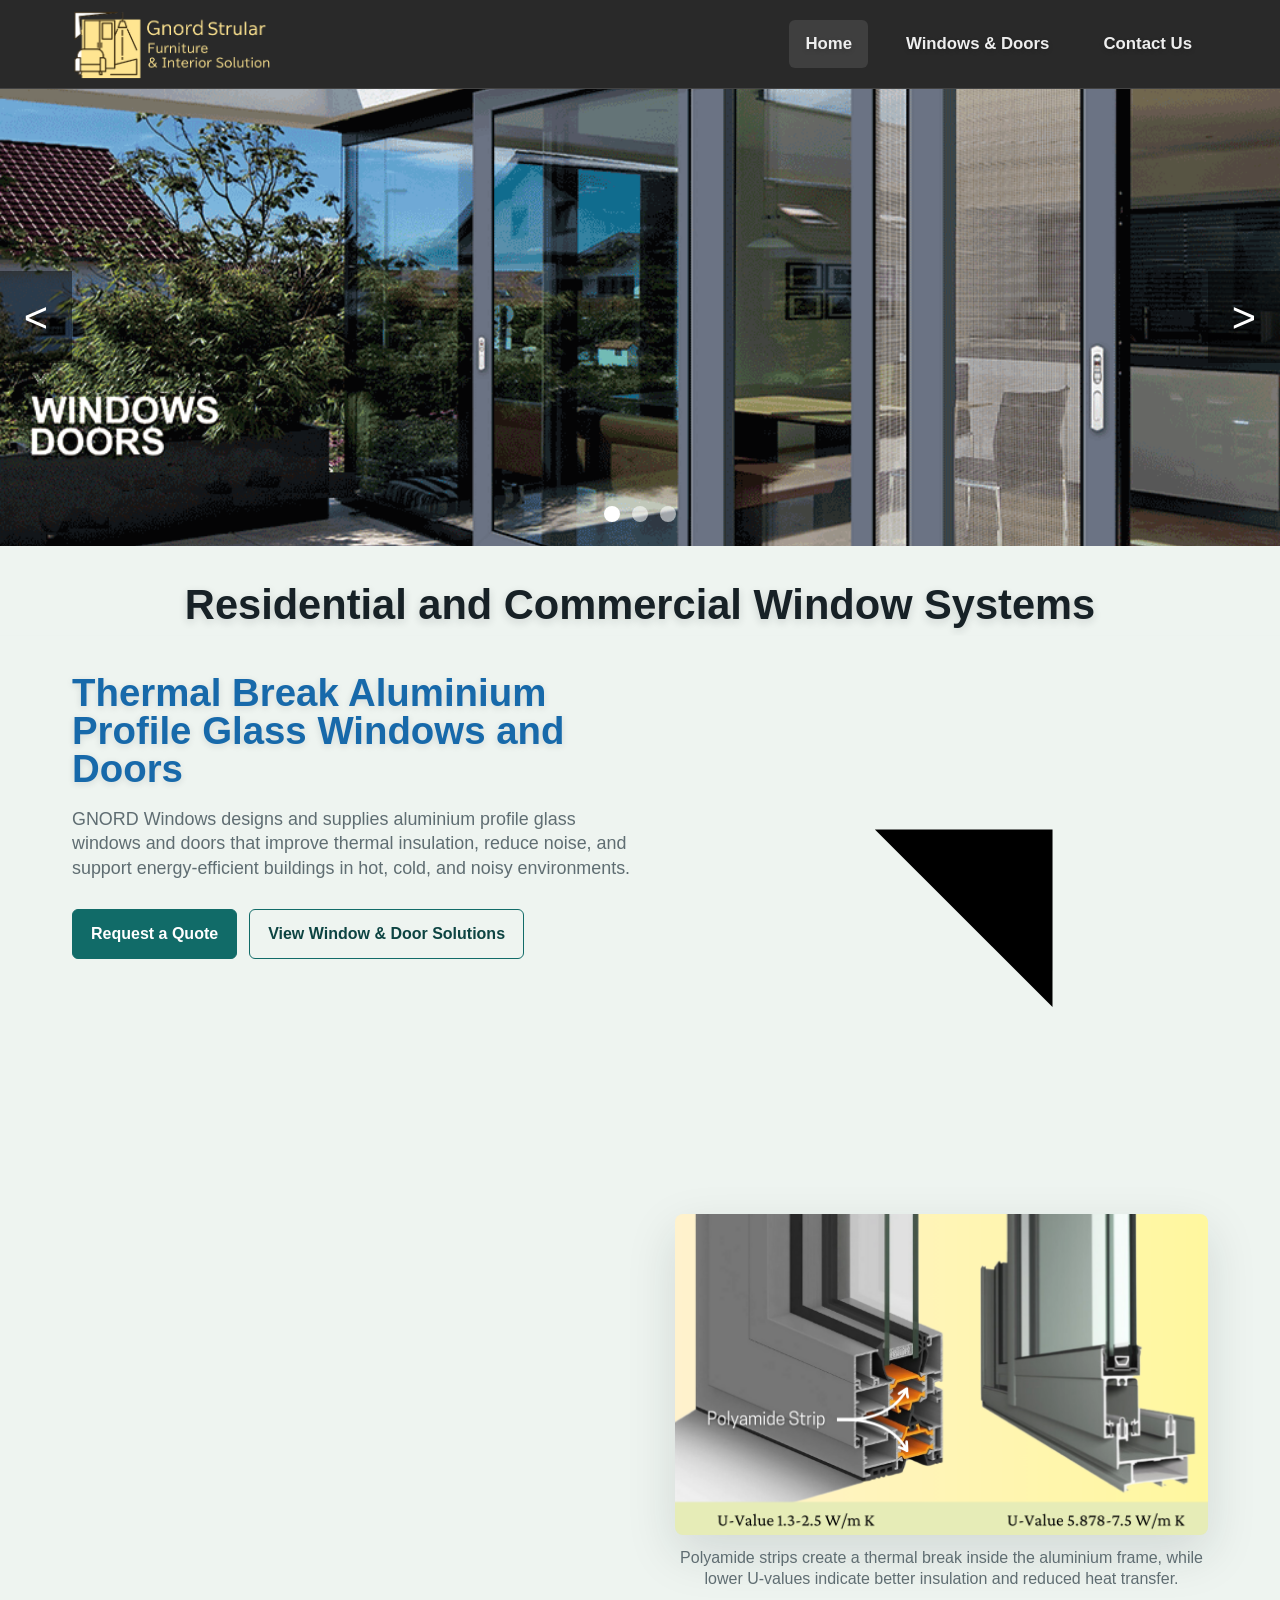
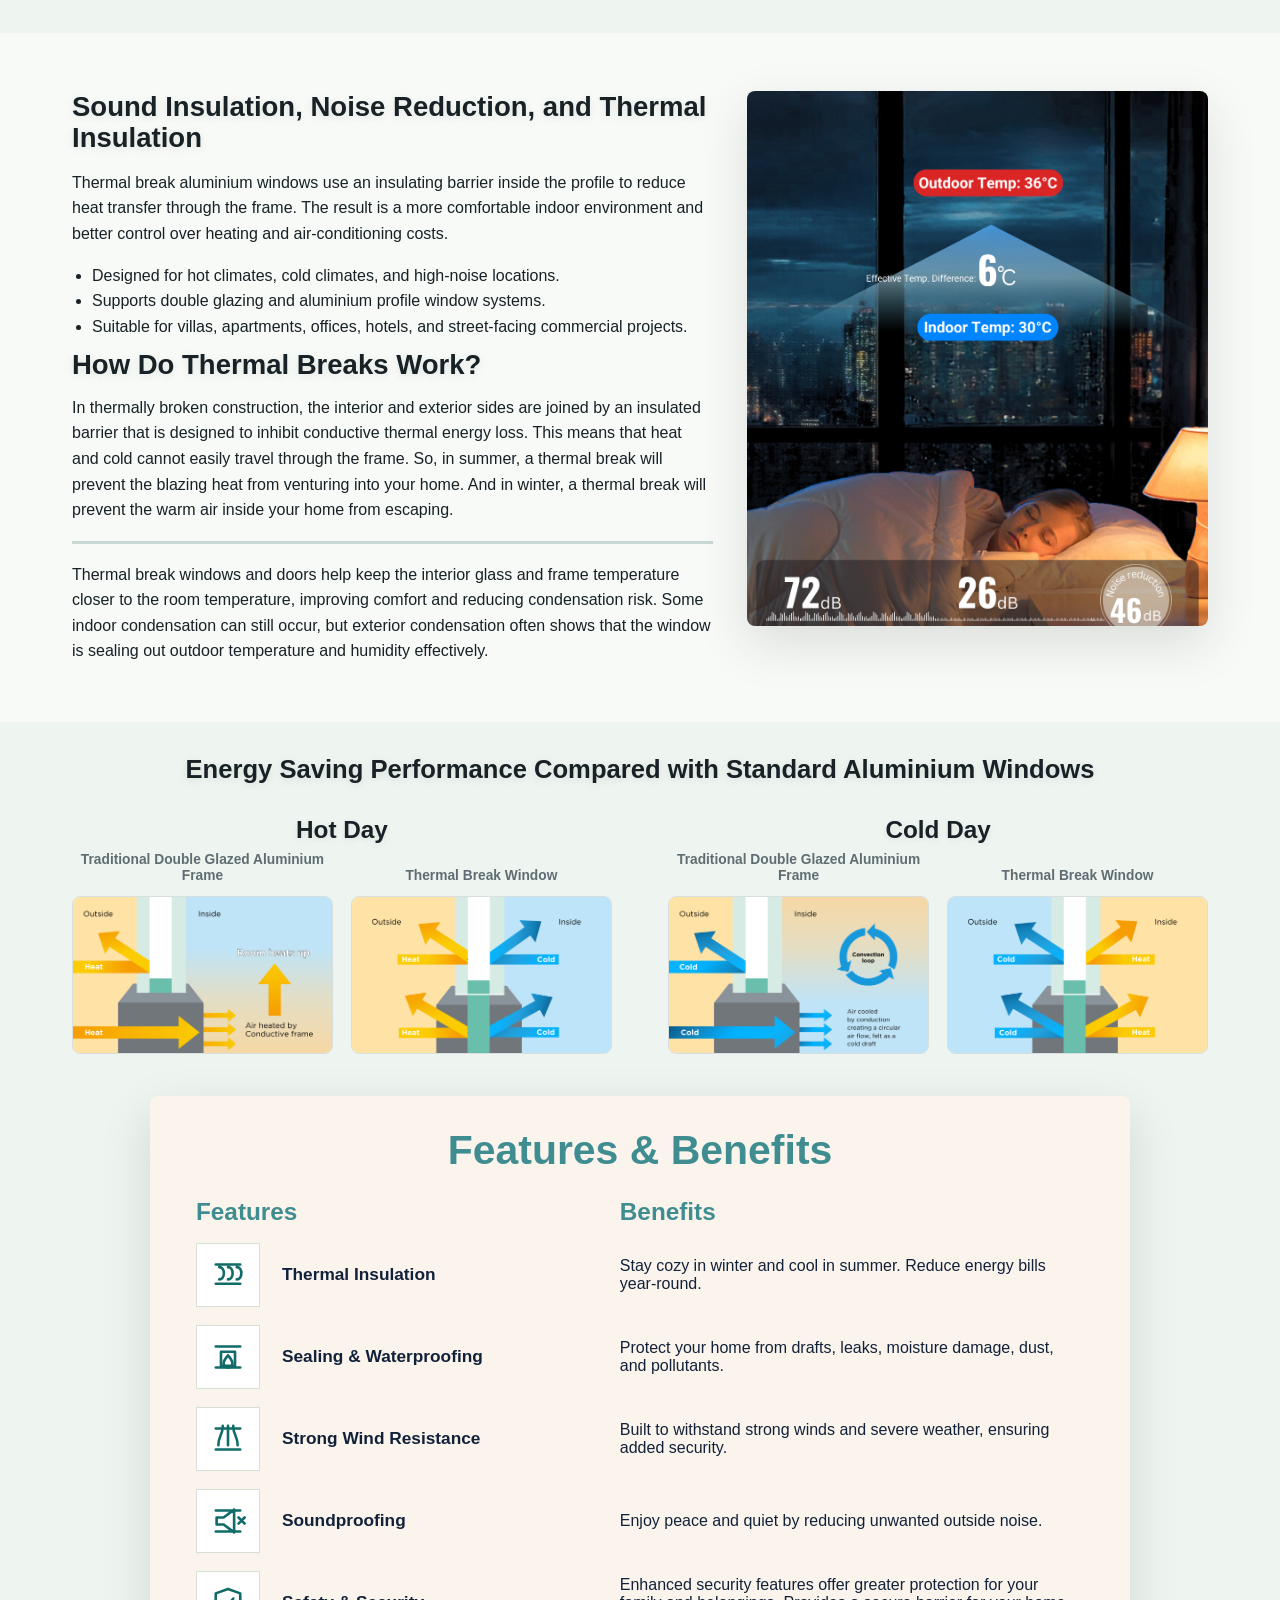
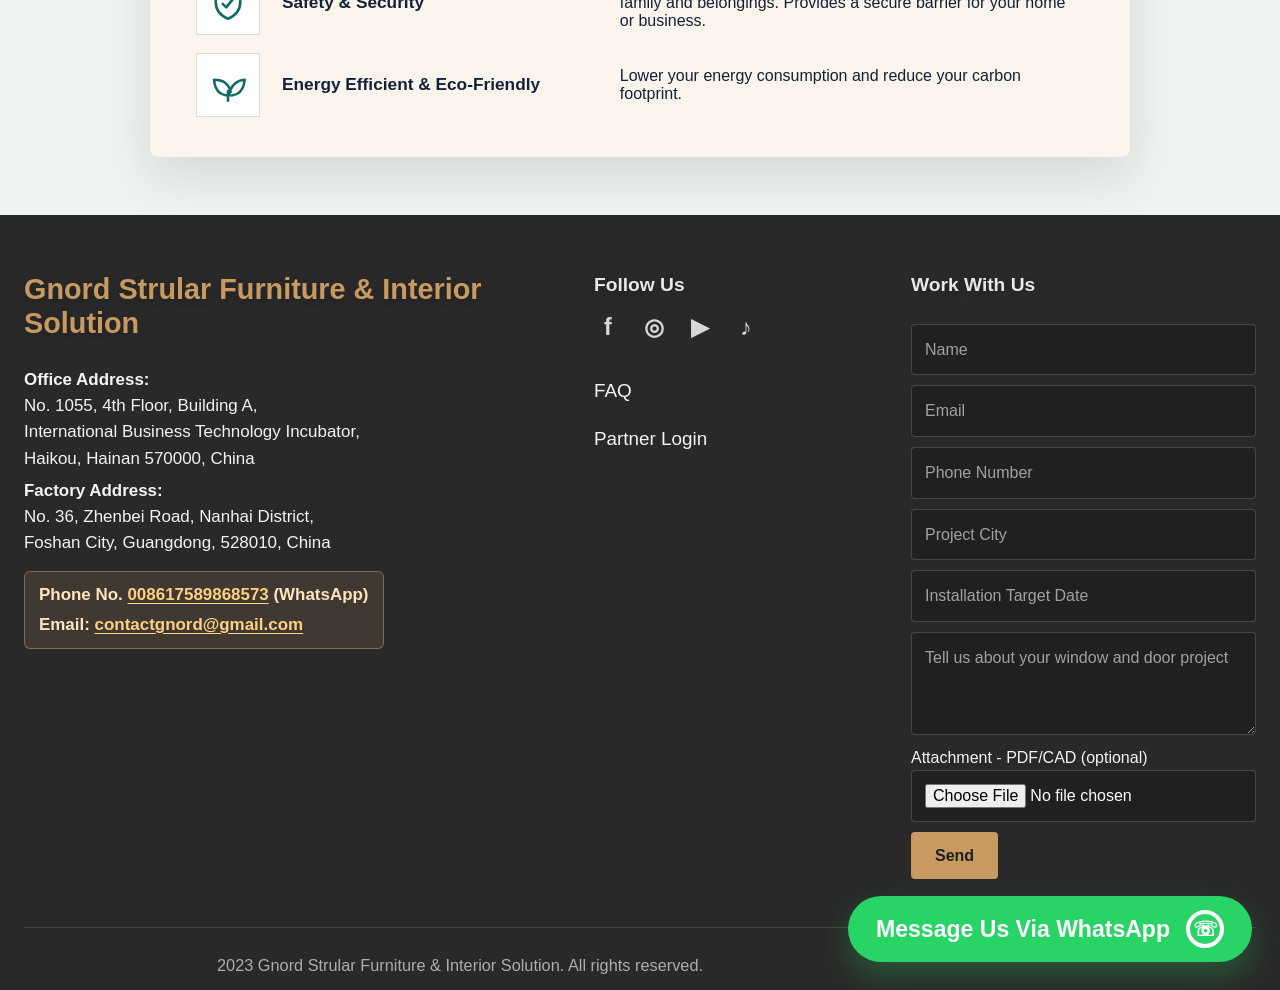
<file: index.html>
<!doctype html>
<html lang="en">
  <head>
    <meta charset="utf-8">
    <meta name="viewport" content="width=device-width, initial-scale=1">
    <title>Thermal Break Aluminium Windows and Doors | GNORD Windows</title>
    <meta name="description" content="GNORD Windows designs and supplies thermal break aluminium profile glass windows and doors for residential and commercial projects, with sound insulation, thermal insulation, and energy-saving performance.">
    <link rel="canonical" href="https://gnordwindows.com/">
    <meta property="og:title" content="Thermal Break Aluminium Windows and Doors | GNORD Windows">
    <meta property="og:description" content="Premium thermal break aluminium windows and doors for villas, residential complexes, offices, hotels, and commercial buildings.">
    <meta property="og:type" content="website">
    <meta property="og:url" content="https://gnordwindows.com/">
    <meta property="og:image" content="https://gnordwindows.com/assets/images/thermal-break-aluminium-windows-doors-hero.png">
    <link rel="stylesheet" href="/assets/css/styles.css?v=20260622-8">
    <script type="application/ld+json">
      {
        "@context": "https://schema.org",
        "@type": "Organization",
        "name": "GNORD Windows",
        "url": "https://gnordwindows.com/",
        "logo": "https://gnordwindows.com/assets/images/gnord-windows-logo.png",
        "email": "contactgnord@gmail.com",
        "telephone": "008617589868573",
        "address": {
          "@type": "PostalAddress",
          "streetAddress": "No. 1055, 4th Floor, Building A, Haikou Binhai International Business Technology Incubator",
          "addressLocality": "Haikou",
          "addressRegion": "Hainan",
          "postalCode": "570000",
          "addressCountry": "CN"
        }
      }
    </script>
    <script type="application/ld+json">
      {
        "@context": "https://schema.org",
        "@type": "Product",
        "name": "Thermal Break Aluminium Windows and Doors",
        "brand": {
          "@type": "Brand",
          "name": "GNORD Windows"
        },
        "manufacturer": {
          "@type": "Organization",
          "name": "Gnord Strular Furniture & Interior Solution",
          "email": "contactgnord@gmail.com",
          "telephone": "008617589868573"
        },
        "category": "Thermal break aluminium windows and doors",
        "description": "GNORD supplies high-quality thermal break aluminium windows and doors for residential, commercial, hotel, villa, and large construction projects. The systems are designed for thermal insulation, sound reduction, weather resistance, energy efficiency, and reliable delivery for India, Europe, UK, and other international markets.",
        "additionalProperty": [
          {
            "@type": "PropertyValue",
            "name": "Project procurement",
            "value": "Best price for thermal aluminium windows and doors, best quality, highly reliable supply, and big project quantity delivery capacity for developers, contractors, distributors, and project procurement teams."
          },
          {
            "@type": "PropertyValue",
            "name": "Market support",
            "value": "Competitive pricing and supply support for India, Europe markets, UK projects, residential buildings, commercial buildings, hotels, villas, and large construction projects."
          },
          {
            "@type": "PropertyValue",
            "name": "Thermal performance",
            "value": "Configurable thermal break aluminium profile systems can support demanding project targets such as U-value <=1.2 W/m²K and g-value around g=0.63, depending on profile, glazing, hardware, and project specification."
          },
          {
            "@type": "PropertyValue",
            "name": "Certification references",
            "value": "Available compliance and testing references may include CE certified systems, CE (EN14351-1), EN 673, EN 10077, UKCA, U.K. Part L, and BFRC requirements for relevant Europe and UK markets."
          },
          {
            "@type": "PropertyValue",
            "name": "Applications",
            "value": "Thermal break aluminium windows and doors for hot weather, cold weather, sound insulation, noise reduction, energy-efficient building performance, double glazing, indoor comfort, and reduced heat transfer."
          }
        ]
      }
    </script>
  </head>
  <body>
    <a class="skip-link" href="#main">Skip to content</a>
    <header class="site-header">
      <nav class="nav" aria-label="Main navigation">
        <a class="brand" href="/">
          <img src="/assets/images/gnord-strular-furniture-interior-logo-yellow-text.png" alt="Gnord Strular Furniture and Interior Solution logo" width="451" height="150">
        </a>
        <button class="nav-toggle" type="button" aria-expanded="false" aria-controls="nav-links">Menu</button>
        <div class="nav-links" id="nav-links">
          <a href="/" aria-current="page">Home</a>
          <a href="/windows-doors/">Windows &amp; Doors</a>
          <a href="/contact/">Contact Us</a>
        </div>
      </nav>
    </header>

    <main id="main">
      <section class="banner-slider" aria-label="GNORD windows and doors project gallery">
        <div class="banner-track">
          <figure class="banner-slide is-active">
            <img src="/assets/images/banner-window-door-exterior.png" alt="Modern exterior sliding windows and doors for a residential patio" width="1000" height="681">
          </figure>
          <figure class="banner-slide">
            <img src="/assets/images/banner-gnord-windows-interior.jpg" alt="GNORD Windows interior with large aluminium glass doors and evening lighting" width="1024" height="576">
          </figure>
          <figure class="banner-slide">
            <img src="/assets/images/banner-lake-view-sliding-doors.png" alt="Large sliding glass doors with lake view and residential terrace" width="2000" height="1200">
          </figure>
        </div>
        <button class="banner-arrow banner-arrow-prev" type="button" aria-label="Previous banner slide">&lt;</button>
        <button class="banner-arrow banner-arrow-next" type="button" aria-label="Next banner slide">&gt;</button>
        <div class="banner-dots" aria-label="Banner slide indicators">
          <button class="is-active" type="button" aria-label="Show slide 1"></button>
          <button type="button" aria-label="Show slide 2"></button>
          <button type="button" aria-label="Show slide 3"></button>
        </div>
      </section>
      <section class="home-title-band">
        <h1>Residential and Commercial Window Systems</h1>
      </section>
      <section class="hero">
        <div class="hero-copy">
          <h2 class="hero-secondary-title">Thermal Break Aluminium Profile Glass Windows and Doors</h2>
          <p>GNORD Windows designs and supplies aluminium profile glass windows and doors that improve thermal insulation, reduce noise, and support energy-efficient buildings in hot, cold, and noisy environments.</p>
          <div class="actions">
            <a class="button primary" href="/contact/">Request a Quote</a>
            <a class="button secondary" href="/windows-doors/">View Window &amp; Door Solutions</a>
          </div>
        </div>
        <figure class="hero-media">
          <a class="image-link-button" href="/windows-doors/#product-details" aria-label="View window and door product details">
            <svg viewBox="0 0 24 24" aria-hidden="true" focusable="false">
              <path d="M7 17 17 7"></path>
              <path d="M9 7h8v8"></path>
            </svg>
          </a>
          <img src="/assets/images/thermal-break-aluminium-windows-doors-hero.png" alt="Thermal break aluminium profile glass windows and doors for residential and commercial buildings" width="1024" height="616">
          <figcaption>Polyamide strips create a thermal break inside the aluminium frame, while lower U-values indicate better insulation and reduced heat transfer.</figcaption>
        </figure>
      </section>

      <section class="section two-column">
        <div>
          <h2>Sound Insulation, Noise Reduction, and Thermal Insulation</h2>
          <p>Thermal break aluminium windows use an insulating barrier inside the profile to reduce heat transfer through the frame. The result is a more comfortable indoor environment and better control over heating and air-conditioning costs.</p>
          <ul class="check-list">
            <li>Designed for hot climates, cold climates, and high-noise locations.</li>
            <li>Supports double glazing and aluminium profile window systems.</li>
            <li>Suitable for villas, apartments, offices, hotels, and street-facing commercial projects.</li>
          </ul>
          <div class="thermal-break-note">
            <h2>How Do Thermal Breaks Work?</h2>
            <p>In thermally broken construction, the interior and exterior sides are joined by an insulated barrier that is designed to inhibit conductive thermal energy loss. This means that heat and cold cannot easily travel through the frame. So, in summer, a thermal break will prevent the blazing heat from venturing into your home. And in winter, a thermal break will prevent the warm air inside your home from escaping.</p>
            <p>Thermal break windows and doors help keep the interior glass and frame temperature closer to the room temperature, improving comfort and reducing condensation risk. Some indoor condensation can still occur, but exterior condensation often shows that the window is sealing out outdoor temperature and humidity effectively.</p>
          </div>
        </div>
        <figure class="image-card benefit-image-card">
          <img src="/assets/images/sound-insulation-thermal-insulation-window-benefits.png" alt="Thermal break aluminium window benefits including sound insulation noise reduction and thermal insulation" width="819" height="1023">
        </figure>
      </section>

      <section class="section muted energy-section">
        <div class="section-heading energy-heading">
          <h2 class="energy-title">Energy Saving Performance Compared with Standard Aluminium Windows</h2>
        </div>
        <div class="comparison-groups">
          <section class="comparison-group" aria-labelledby="hot-day-title">
            <h3 id="hot-day-title">Hot Day</h3>
            <div class="comparison-subtitles">
              <span>Traditional Double Glazed Aluminium Frame</span>
              <span>Thermal Break Window</span>
            </div>
            <div class="comparison-pair">
              <figure>
                <img src="/assets/images/energy-saving-thermal-break-window-comparison.png" alt="Hot day energy saving comparison for a traditional double glazed aluminium frame" width="1024" height="616">
              </figure>
              <figure>
                <img src="/assets/images/hot-day-traditional-aluminium-frame-double-glazing.png" alt="Hot day performance of a thermal break window compared with a traditional aluminium frame" width="1024" height="616">
              </figure>
            </div>
          </section>
          <section class="comparison-group" aria-labelledby="cold-day-title">
            <h3 id="cold-day-title">Cold Day</h3>
            <div class="comparison-subtitles">
              <span>Traditional Double Glazed Aluminium Frame</span>
              <span>Thermal Break Window</span>
            </div>
            <div class="comparison-pair">
              <figure>
                <img src="/assets/images/hot-day-thermal-break-window-double-glazing.png" alt="Cold day performance of a traditional double glazed aluminium frame" width="1024" height="616">
              </figure>
              <figure>
                <img src="/assets/images/cold-day-traditional-aluminium-frame-double-glazing.png" alt="Cold day performance of a thermal break window" width="1024" height="616">
              </figure>
            </div>
          </section>
        </div>
        <section class="features-benefits-panel" aria-labelledby="features-benefits-title">
          <h2 id="features-benefits-title">Features &amp; Benefits</h2>
          <div class="features-benefits-table">
            <div class="features-benefits-head" aria-hidden="true">
              <span>Features</span>
              <span>Benefits</span>
            </div>
            <div class="features-benefits-row">
              <div class="feature-name"><span class="feature-icon" aria-hidden="true"><svg viewBox="0 0 48 48"><path d="M10 34h28M10 12h28M14 29c7 0 7-14 0-14M24 29c7 0 7-14 0-14M34 29c7 0 7-14 0-14"/></svg></span><strong>Thermal Insulation</strong></div>
              <p>Stay cozy in winter and cool in summer. Reduce energy bills year-round.</p>
            </div>
            <div class="features-benefits-row">
              <div class="feature-name"><span class="feature-icon" aria-hidden="true"><svg viewBox="0 0 48 48"><path d="M10 12h28M10 36h28M16 18h16v16H16z"/><path d="M24 22c-3 4-5 6-5 9a5 5 0 0 0 10 0c0-3-2-5-5-9z"/></svg></span><strong>Sealing &amp; Waterproofing</strong></div>
              <p>Protect your home from drafts, leaks, moisture damage, dust, and pollutants.</p>
            </div>
            <div class="features-benefits-row">
              <div class="feature-name"><span class="feature-icon" aria-hidden="true"><svg viewBox="0 0 48 48"><path d="M10 36h28M10 12h28M13 31c0-11 5-11 5-22M24 31V9M35 31c0-11-5-11-5-22"/></svg></span><strong>Strong Wind Resistance</strong></div>
              <p>Built to withstand strong winds and severe weather, ensuring added security.</p>
            </div>
            <div class="features-benefits-row">
              <div class="feature-name"><span class="feature-icon" aria-hidden="true"><svg viewBox="0 0 48 48"><path d="M11 28h8l12 9V11L19 20h-8zM36 20l7 7M43 20l-7 7M10 12h28M10 36h28"/></svg></span><strong>Soundproofing</strong></div>
              <p>Enjoy peace and quiet by reducing unwanted outside noise.</p>
            </div>
            <div class="features-benefits-row">
              <div class="feature-name"><span class="feature-icon" aria-hidden="true"><svg viewBox="0 0 48 48"><path d="M24 8l14 5v10c0 9-5 15-14 19-9-4-14-10-14-19V13z"/><path d="M18 25l4 4 8-10"/></svg></span><strong>Safety &amp; Security</strong></div>
              <p>Enhanced security features offer greater protection for your family and belongings. Provides a secure barrier for your home or business.</p>
            </div>
            <div class="features-benefits-row">
              <div class="feature-name"><span class="feature-icon" aria-hidden="true"><svg viewBox="0 0 48 48"><path d="M23 36c-9-1-14-7-15-18 10 0 17 5 19 14M25 36c2-11 8-17 18-18-1 11-6 17-15 18M24 42V31"/></svg></span><strong>Energy Efficient &amp; Eco-Friendly</strong></div>
              <p>Lower your energy consumption and reduce your carbon footprint.</p>
            </div>
          </div>
        </section>
      </section>

    </main>

    <footer class="site-footer">
      <div class="footer-grid">
        <div class="footer-contact">
          <h2>Gnord Strular Furniture &amp; Interior Solution</h2>
          <address>
            <strong>Office Address:</strong>
            No. 1055, 4th Floor, Building A,<br>
            International Business Technology Incubator,<br>
            Haikou, Hainan 570000, China<br>
            <strong>Factory Address:</strong>
            No. 36, Zhenbei Road, Nanhai District,<br>
            Foshan City, Guangdong, 528010, China<br>
            <span class="footer-contact-highlight">
              <span>Phone No. <a href="https://wa.me/8617589868573?text=Hello%20GNORD%20Windows%2C%20I%20would%20like%20to%20discuss%20a%20window%20and%20door%20project." target="_blank" rel="noopener">008617589868573</a> (WhatsApp)</span>
              <span>Email: <a href="mailto:contactgnord@gmail.com">contactgnord@gmail.com</a></span>
            </span>
          </address>
        </div>
        <div class="footer-links">
          <h2>Follow Us</h2>
          <div class="social-links" aria-label="Social links">
            <a href="#" aria-label="Facebook">f</a>
            <a href="#" aria-label="Instagram">◎</a>
            <a href="#" aria-label="YouTube">▶</a>
            <a href="#" aria-label="TikTok">♪</a>
          </div>
          <a class="footer-link" href="/faq/">FAQ</a>
          <a class="footer-link" href="#">Partner Login</a>
        </div>
        <form class="footer-form" action="mailto:contactgnord@gmail.com" method="post" enctype="text/plain">
          <h2>Work With Us</h2>
          <input name="name" aria-label="Name" placeholder="Name" required>
          <input name="email" aria-label="Email" type="email" placeholder="Email" required>
          <input name="phone" aria-label="Phone Number" type="tel" placeholder="Phone Number" required>
          <input name="project_city" aria-label="Project City" placeholder="Project City" required>
          <input name="installation_target_date" aria-label="Installation Target Date" placeholder="Installation Target Date" required>
          <textarea name="message" aria-label="Message" rows="3" placeholder="Tell us about your window and door project" required></textarea>
          <label class="file-upload-field">
            <span>Attachment - PDF/CAD (optional)</span>
            <input name="attachment" aria-label="Attachment - PDF/CAD optional" type="file" accept=".pdf,.dwg,.dxf">
          </label>
          <button type="submit">Send</button>
        </form>
      </div>
      <a class="whatsapp-cta" href="https://wa.me/8617589868573?text=Hello%20GNORD%20Windows%2C%20I%20would%20like%20to%20discuss%20a%20window%20and%20door%20project." target="_blank" rel="noopener">Message Us Via WhatsApp <span>☏</span></a>
      <p class="copyright">2023 Gnord Strular Furniture &amp; Interior Solution. All rights reserved.</p>
    </footer>
    <script src="/assets/js/main.js"></script>
  </body>
</html>
</file>
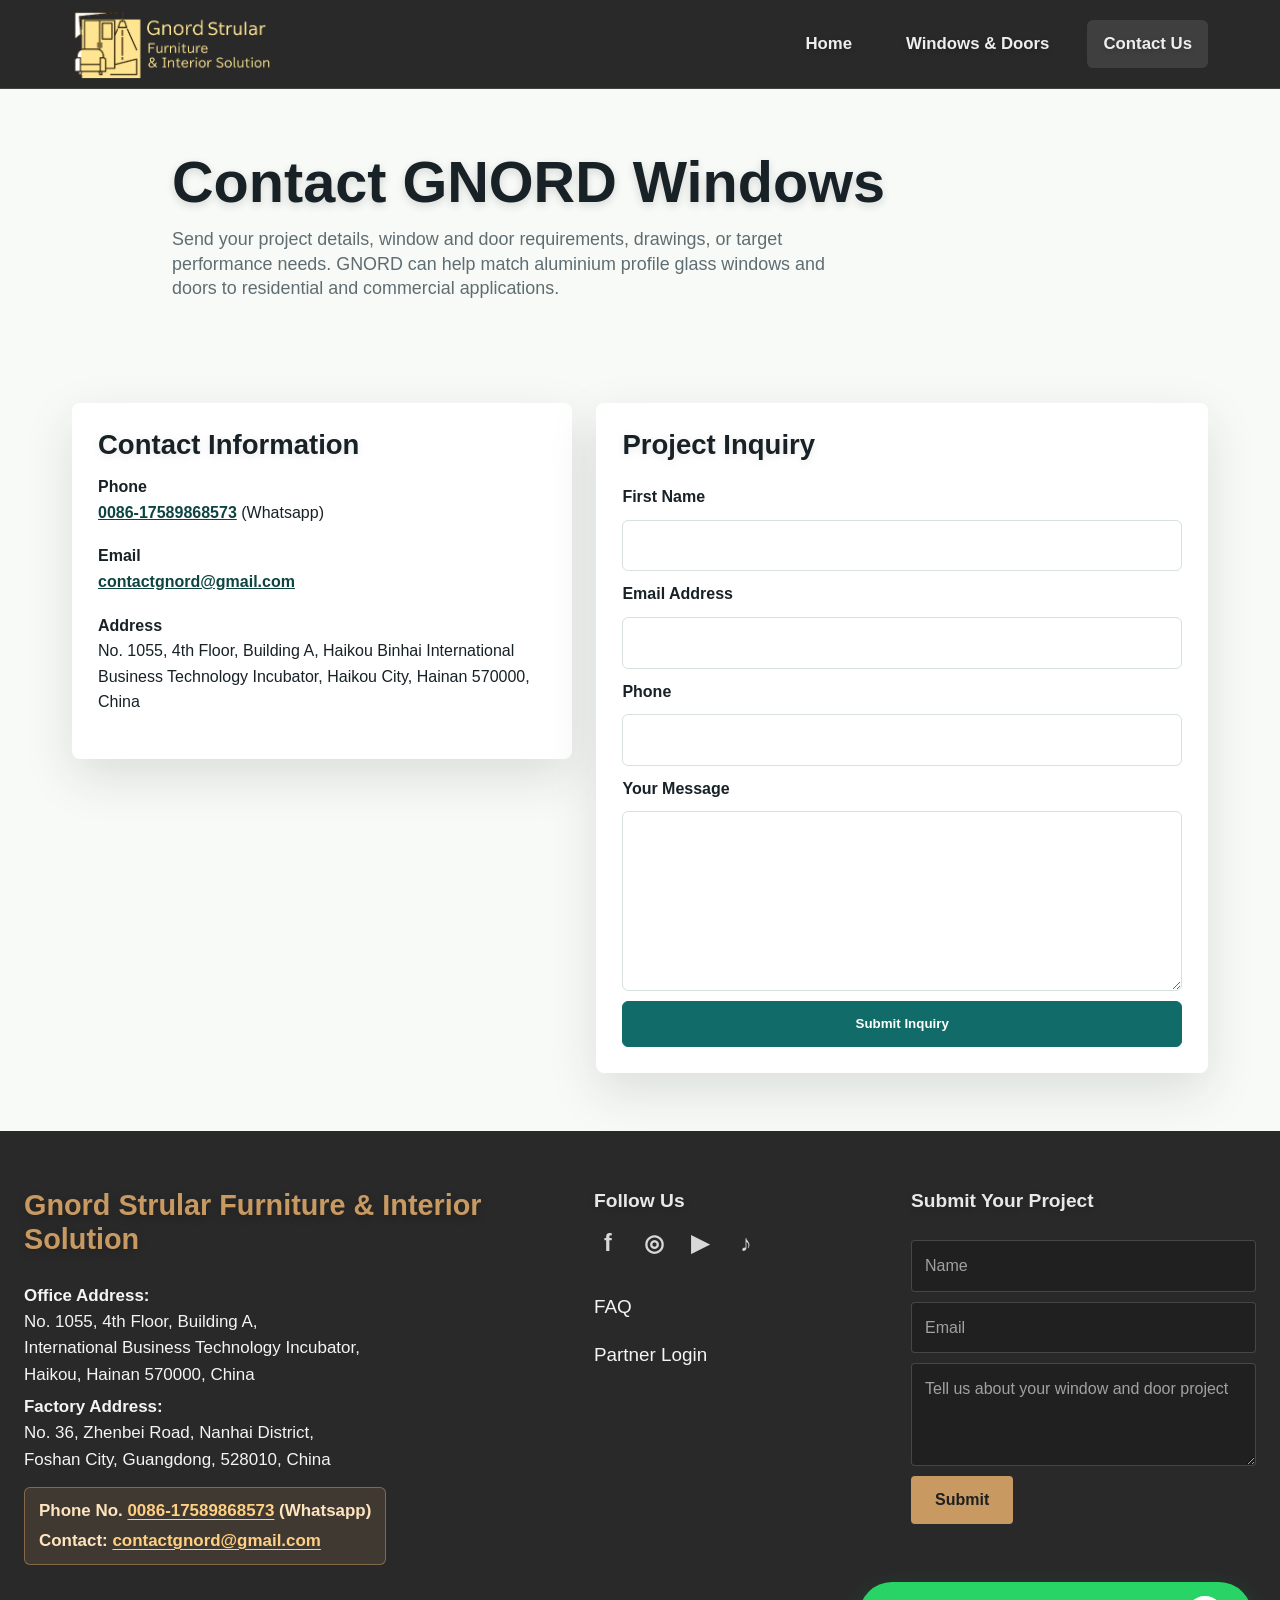
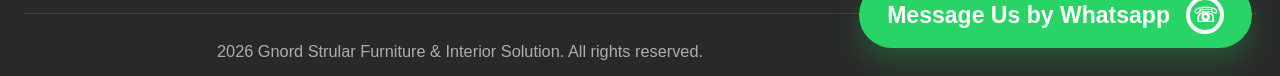
<file: contact/index.html>
<!doctype html>
<html lang="en">
  <head>
    <meta charset="utf-8">
    <meta name="viewport" content="width=device-width, initial-scale=1">
    <title>Contact GNORD Windows | Aluminium Windows and Doors Supplier</title>
    <meta name="description" content="Contact GNORD Windows for thermal break aluminium windows and doors. Call 0086-17589868573 or email contactgnord@gmail.com.">
    <link rel="canonical" href="https://gnordwindows.com/contact/">
    <link rel="stylesheet" href="/assets/css/styles.css">
  </head>
  <body>
    <a class="skip-link" href="#main">Skip to content</a>
    <header class="site-header">
      <nav class="nav" aria-label="Main navigation">
        <a class="brand" href="/"><img src="/assets/images/gnord-strular-furniture-interior-logo-yellow-text.png" alt="Gnord Strular Furniture and Interior Solution logo" width="451" height="150"></a>
        <button class="nav-toggle" type="button" aria-expanded="false" aria-controls="nav-links">Menu</button>
        <div class="nav-links" id="nav-links">
          <a href="/">Home</a>
          <a href="/windows-doors/">Windows &amp; Doors</a>
          <a href="/contact/" aria-current="page">Contact Us</a>
        </div>
      </nav>
    </header>

    <main id="main">
      <section class="contact-hero">
        <h1>Contact GNORD Windows</h1>
        <p>Send your project details, window and door requirements, drawings, or target performance needs. GNORD can help match aluminium profile glass windows and doors to residential and commercial applications.</p>
      </section>

      <section class="section contact-layout">
        <div class="contact-panel">
          <h2>Contact Information</h2>
          <div class="contact-list">
            <p><strong>Phone</strong><a href="tel:+8617589868573">0086-17589868573</a> (Whatsapp)</p>
            <p><strong>Email</strong><a href="mailto:contactgnord@gmail.com">contactgnord@gmail.com</a></p>
            <p><strong>Address</strong>No. 1055, 4th Floor, Building A, Haikou Binhai International Business Technology Incubator, Haikou City, Hainan 570000, China</p>
          </div>
        </div>
        <form class="contact-form" action="mailto:contactgnord@gmail.com" method="post" enctype="text/plain">
          <h2>Project Inquiry</h2>
          <label for="name">First Name</label>
          <input id="name" name="name" autocomplete="given-name" required>
          <label for="email">Email Address</label>
          <input id="email" name="email" type="email" autocomplete="email" required>
          <label for="phone">Phone</label>
          <input id="phone" name="phone" autocomplete="tel">
          <label for="message">Your Message</label>
          <textarea id="message" name="message" rows="6" required></textarea>
          <button class="button primary" type="submit">Submit Inquiry</button>
        </form>
      </section>
    </main>

    <footer class="site-footer">
      <div class="footer-grid">
        <div class="footer-contact">
          <h2>Gnord Strular Furniture &amp; Interior Solution</h2>
          <address>
            <strong>Office Address:</strong>
            No. 1055, 4th Floor, Building A,<br>
            International Business Technology Incubator,<br>
            Haikou, Hainan 570000, China<br>
            <strong>Factory Address:</strong>
            No. 36, Zhenbei Road, Nanhai District,<br>
            Foshan City, Guangdong, 528010, China<br>
            <span class="footer-contact-highlight">
              <span>Phone No. <a href="tel:+8617589868573">0086-17589868573</a> (Whatsapp)</span>
              <span>Contact: <a href="mailto:contactgnord@gmail.com">contactgnord@gmail.com</a></span>
            </span>
          </address>
        </div>
        <div class="footer-links">
          <h2>Follow Us</h2>
          <div class="social-links" aria-label="Social links">
            <a href="#" aria-label="Facebook">f</a>
            <a href="#" aria-label="Instagram">◎</a>
            <a href="#" aria-label="YouTube">▶</a>
            <a href="#" aria-label="TikTok">♪</a>
          </div>
          <a class="footer-link" href="/faq/">FAQ</a>
          <a class="footer-link" href="#">Partner Login</a>
        </div>
        <form class="footer-form" action="mailto:contactgnord@gmail.com" method="post" enctype="text/plain">
          <h2>Submit Your Project</h2>
          <input name="name" aria-label="Name" placeholder="Name" required>
          <input name="email" aria-label="Email" type="email" placeholder="Email" required>
          <textarea name="message" aria-label="Message" rows="3" placeholder="Tell us about your window and door project" required></textarea>
          <button type="submit">Submit</button>
        </form>
      </div>
      <a class="whatsapp-cta" href="whatsapp://send?phone=8617589868573">Message Us by Whatsapp <span>☏</span></a>
      <p class="copyright">2026 Gnord Strular Furniture &amp; Interior Solution. All rights reserved.</p>
    </footer>
    <script src="/assets/js/main.js"></script>
  </body>
</html>
</file>
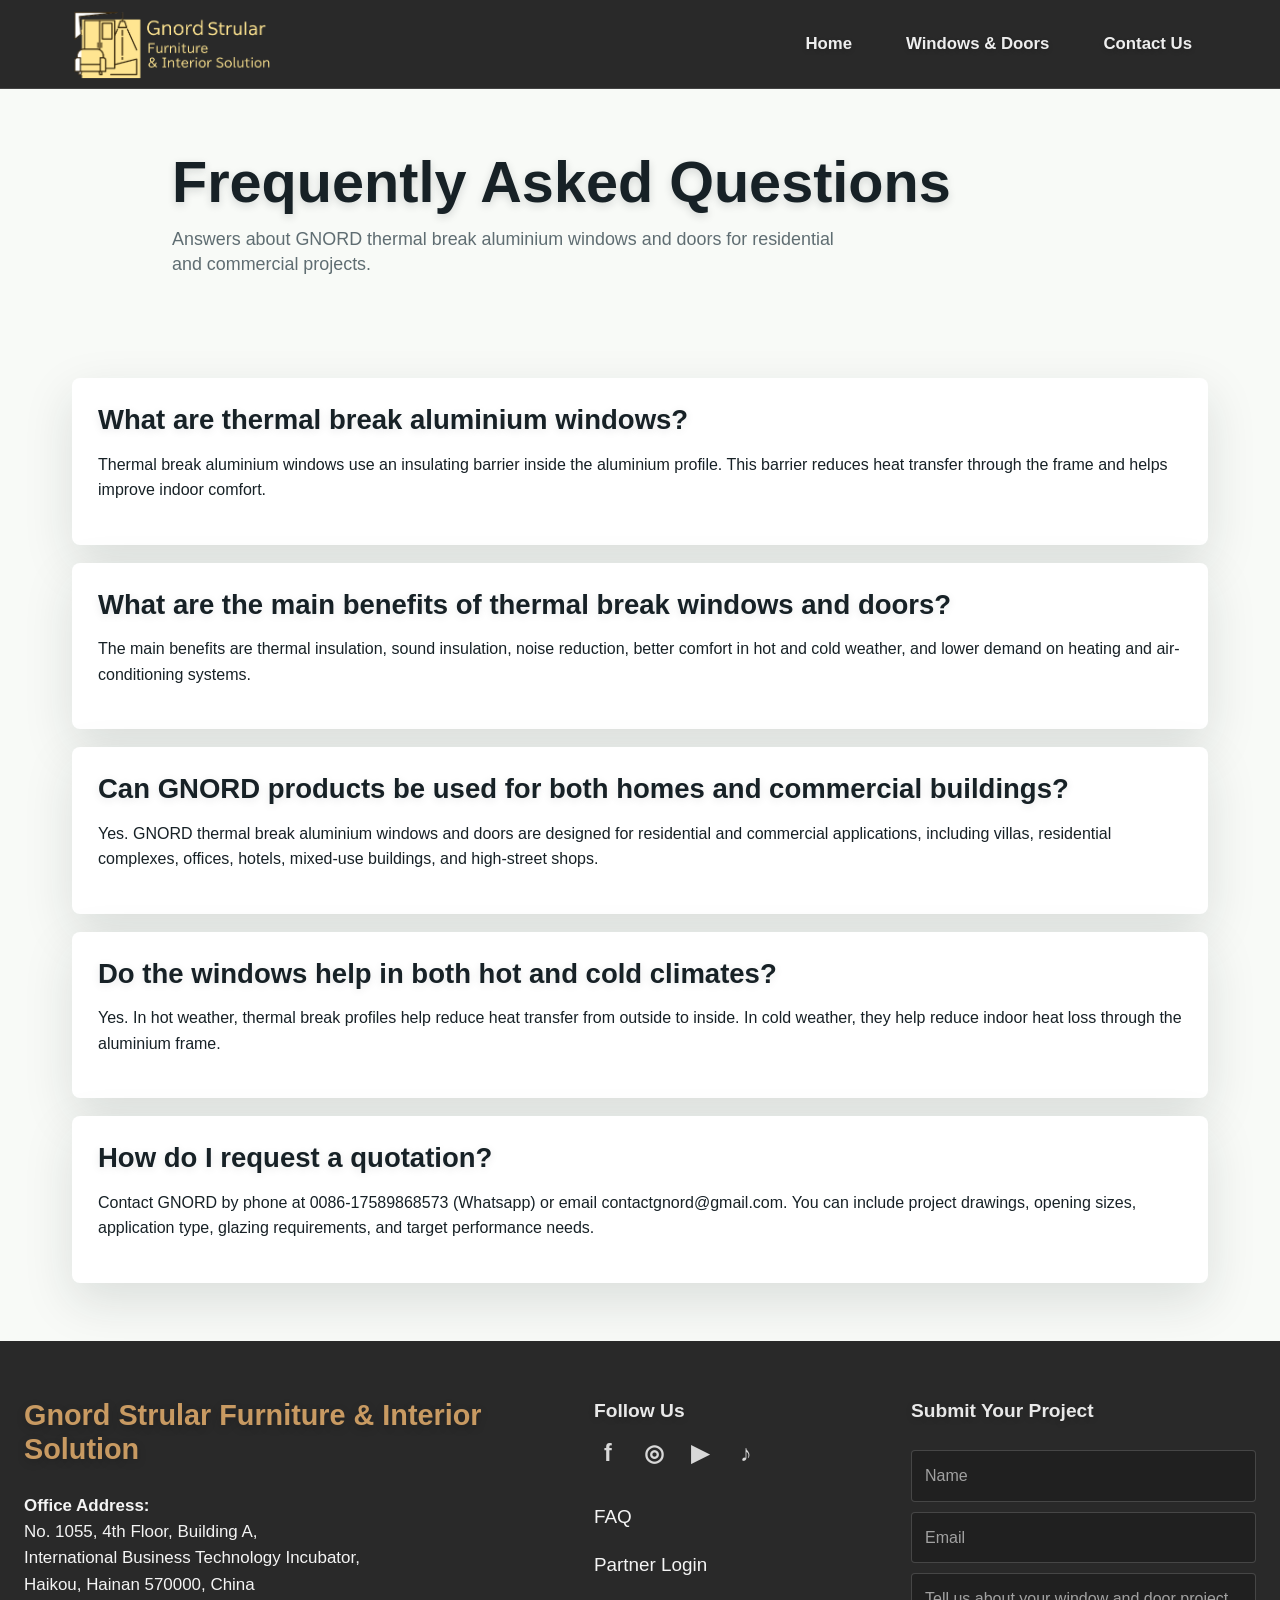
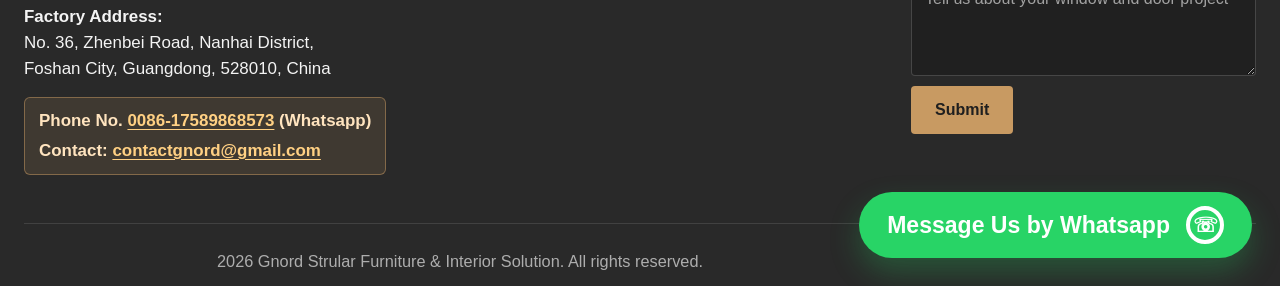
<file: faq/index.html>
<!doctype html>
<html lang="en">
  <head>
    <meta charset="utf-8">
    <meta name="viewport" content="width=device-width, initial-scale=1">
    <title>FAQ | GNORD Thermal Break Aluminium Windows and Doors</title>
    <meta name="description" content="Frequently asked questions about GNORD thermal break aluminium windows and doors, including insulation, applications, energy saving, and project inquiries.">
    <link rel="canonical" href="https://gnordwindows.com/faq/">
    <link rel="stylesheet" href="/assets/css/styles.css">
    <script type="application/ld+json">
      {
        "@context": "https://schema.org",
        "@type": "FAQPage",
        "mainEntity": [
          {"@type": "Question", "name": "What are thermal break aluminium windows?", "acceptedAnswer": {"@type": "Answer", "text": "Thermal break aluminium windows use an insulating barrier inside the aluminium profile to reduce heat transfer through the frame."}},
          {"@type": "Question", "name": "Where can GNORD windows and doors be used?", "acceptedAnswer": {"@type": "Answer", "text": "GNORD windows and doors can be used in villas, residential complexes, mixed-use buildings, offices, hotels, and high-street commercial projects."}},
          {"@type": "Question", "name": "Do thermal break windows help with noise reduction?", "acceptedAnswer": {"@type": "Answer", "text": "Yes. When combined with suitable glazing, thermal break aluminium window systems can support sound insulation and quieter indoor spaces."}}
        ]
      }
    </script>
  </head>
  <body>
    <a class="skip-link" href="#main">Skip to content</a>
    <header class="site-header">
      <nav class="nav" aria-label="Main navigation">
        <a class="brand" href="/"><img src="/assets/images/gnord-strular-furniture-interior-logo-yellow-text.png" alt="Gnord Strular Furniture and Interior Solution logo" width="451" height="150"></a>
        <button class="nav-toggle" type="button" aria-expanded="false" aria-controls="nav-links">Menu</button>
        <div class="nav-links" id="nav-links">
          <a href="/">Home</a>
          <a href="/windows-doors/">Windows &amp; Doors</a>
          <a href="/contact/">Contact Us</a>
        </div>
      </nav>
    </header>

    <main id="main">
      <section class="contact-hero">
        <h1>Frequently Asked Questions</h1>
        <p>Answers about GNORD thermal break aluminium windows and doors for residential and commercial projects.</p>
      </section>
      <section class="section faq-list">
        <article>
          <h2>What are thermal break aluminium windows?</h2>
          <p>Thermal break aluminium windows use an insulating barrier inside the aluminium profile. This barrier reduces heat transfer through the frame and helps improve indoor comfort.</p>
        </article>
        <article>
          <h2>What are the main benefits of thermal break windows and doors?</h2>
          <p>The main benefits are thermal insulation, sound insulation, noise reduction, better comfort in hot and cold weather, and lower demand on heating and air-conditioning systems.</p>
        </article>
        <article>
          <h2>Can GNORD products be used for both homes and commercial buildings?</h2>
          <p>Yes. GNORD thermal break aluminium windows and doors are designed for residential and commercial applications, including villas, residential complexes, offices, hotels, mixed-use buildings, and high-street shops.</p>
        </article>
        <article>
          <h2>Do the windows help in both hot and cold climates?</h2>
          <p>Yes. In hot weather, thermal break profiles help reduce heat transfer from outside to inside. In cold weather, they help reduce indoor heat loss through the aluminium frame.</p>
        </article>
        <article>
          <h2>How do I request a quotation?</h2>
          <p>Contact GNORD by phone at 0086-17589868573 (Whatsapp) or email contactgnord@gmail.com. You can include project drawings, opening sizes, application type, glazing requirements, and target performance needs.</p>
        </article>
      </section>
    </main>

    <footer class="site-footer">
      <div class="footer-grid">
        <div class="footer-contact">
          <h2>Gnord Strular Furniture &amp; Interior Solution</h2>
          <address>
            <strong>Office Address:</strong>
            No. 1055, 4th Floor, Building A,<br>
            International Business Technology Incubator,<br>
            Haikou, Hainan 570000, China<br>
            <strong>Factory Address:</strong>
            No. 36, Zhenbei Road, Nanhai District,<br>
            Foshan City, Guangdong, 528010, China<br>
            <span class="footer-contact-highlight">
              <span>Phone No. <a href="tel:+8617589868573">0086-17589868573</a> (Whatsapp)</span>
              <span>Contact: <a href="mailto:contactgnord@gmail.com">contactgnord@gmail.com</a></span>
            </span>
          </address>
        </div>
        <div class="footer-links">
          <h2>Follow Us</h2>
          <div class="social-links" aria-label="Social links">
            <a href="#" aria-label="Facebook">f</a>
            <a href="#" aria-label="Instagram">◎</a>
            <a href="#" aria-label="YouTube">▶</a>
            <a href="#" aria-label="TikTok">♪</a>
          </div>
          <a class="footer-link" href="/faq/">FAQ</a>
          <a class="footer-link" href="#">Partner Login</a>
        </div>
        <form class="footer-form" action="mailto:contactgnord@gmail.com" method="post" enctype="text/plain">
          <h2>Submit Your Project</h2>
          <input name="name" aria-label="Name" placeholder="Name" required>
          <input name="email" aria-label="Email" type="email" placeholder="Email" required>
          <textarea name="message" aria-label="Message" rows="3" placeholder="Tell us about your window and door project" required></textarea>
          <button type="submit">Submit</button>
        </form>
      </div>
      <a class="whatsapp-cta" href="whatsapp://send?phone=8617589868573">Message Us by Whatsapp <span>☏</span></a>
      <p class="copyright">2026 Gnord Strular Furniture &amp; Interior Solution. All rights reserved.</p>
    </footer>
    <script src="/assets/js/main.js"></script>
  </body>
</html>
</file>
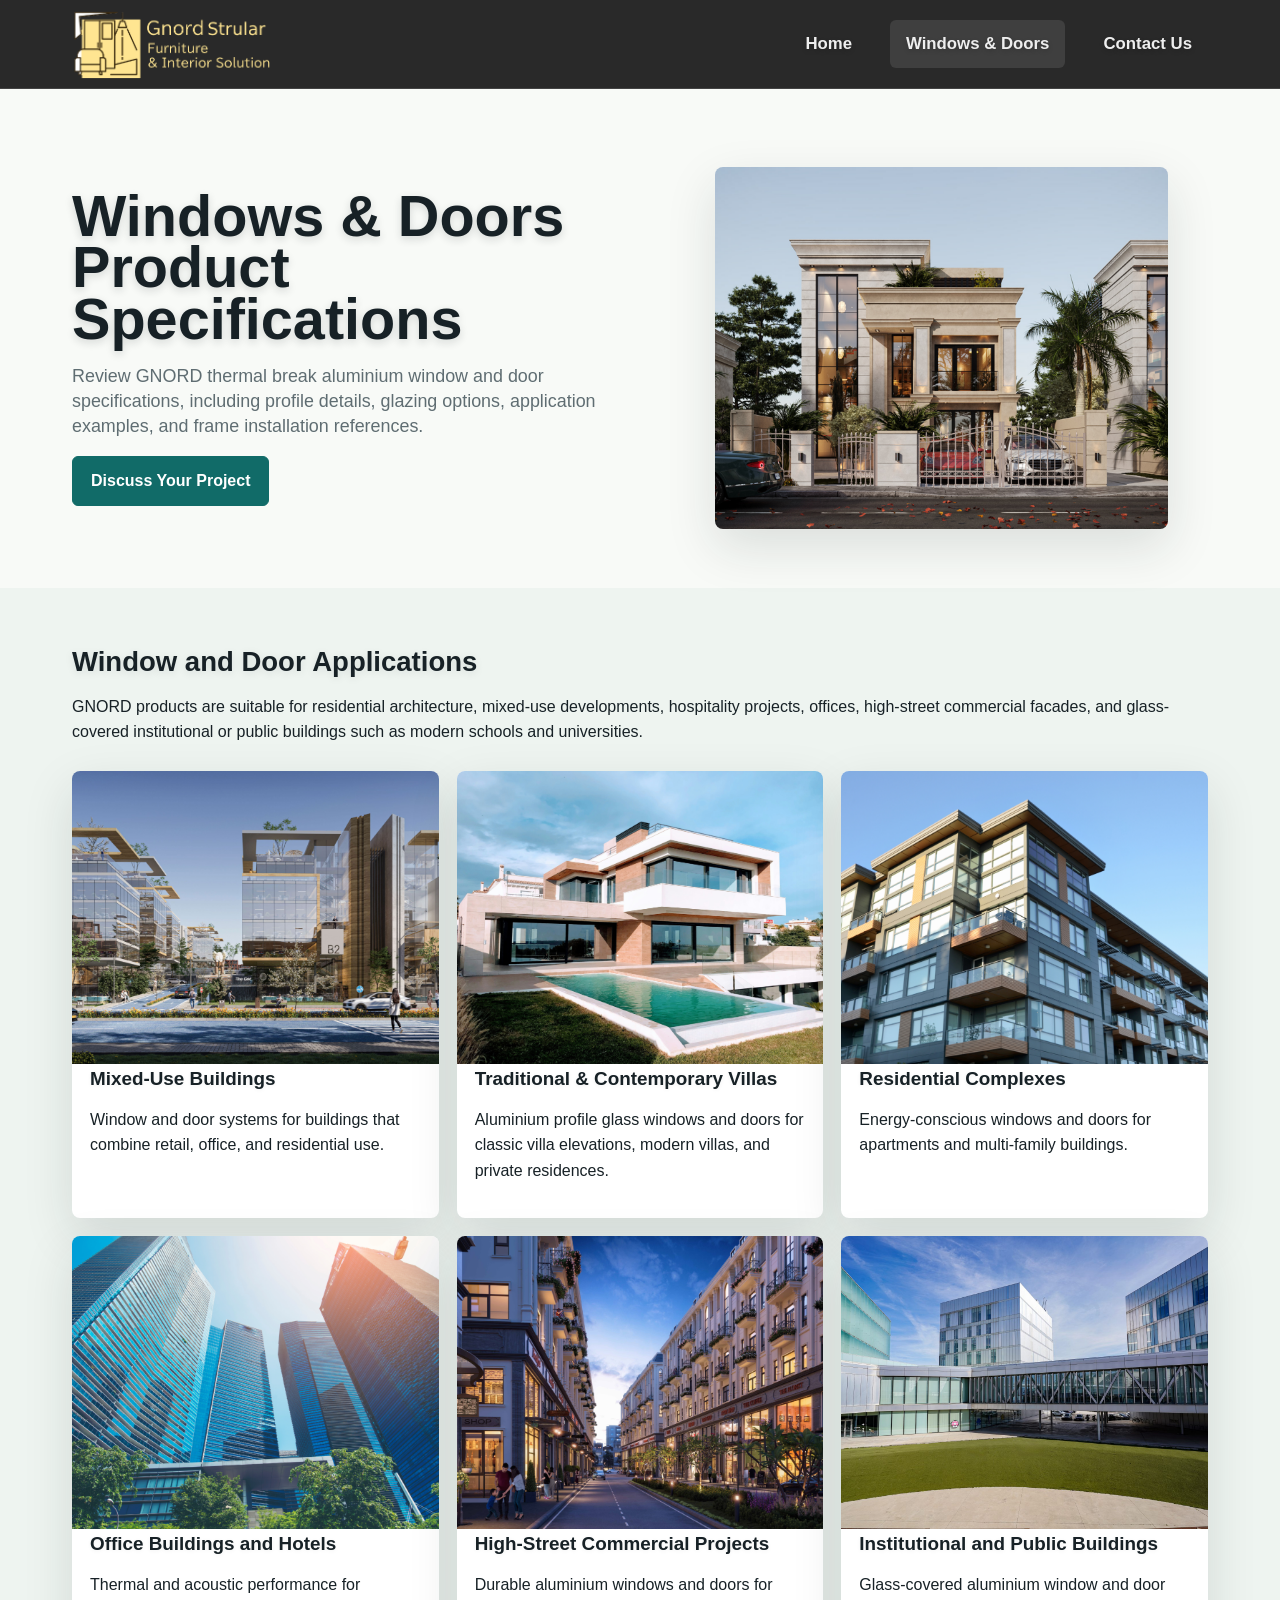
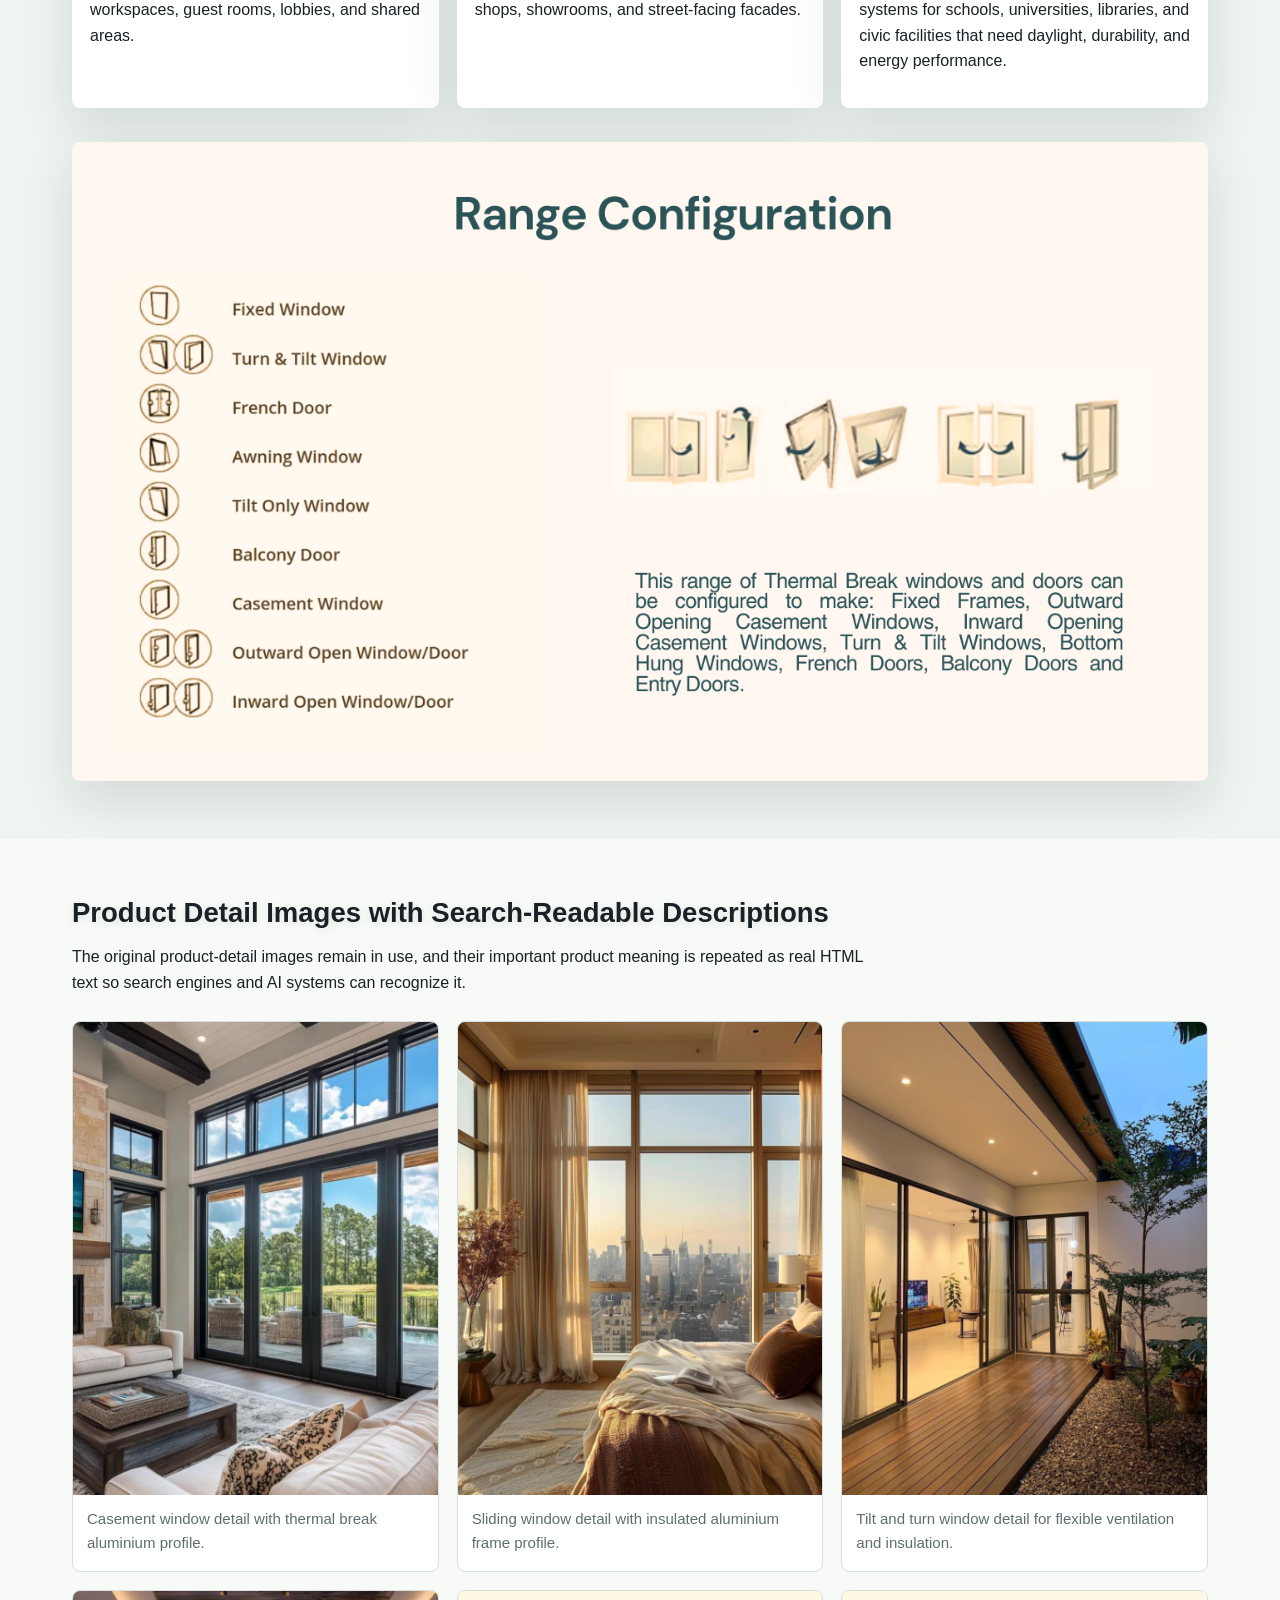
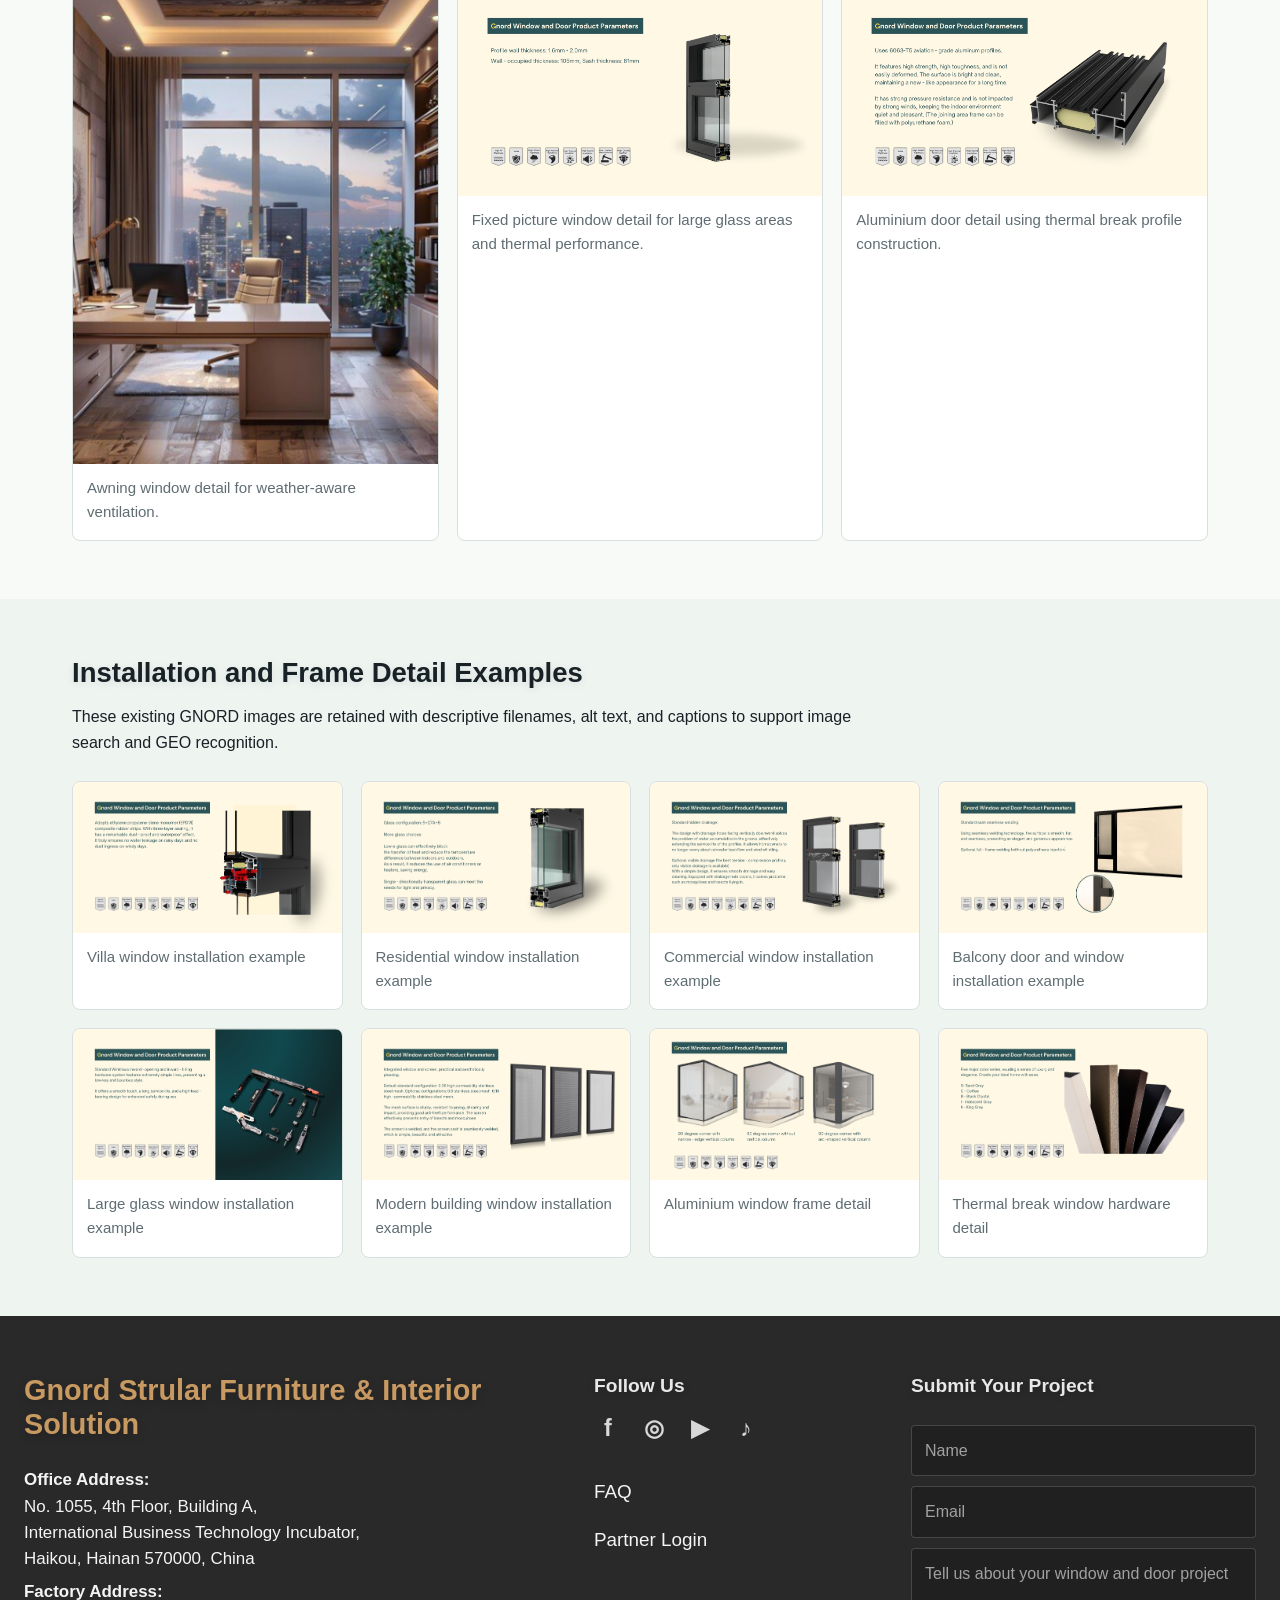
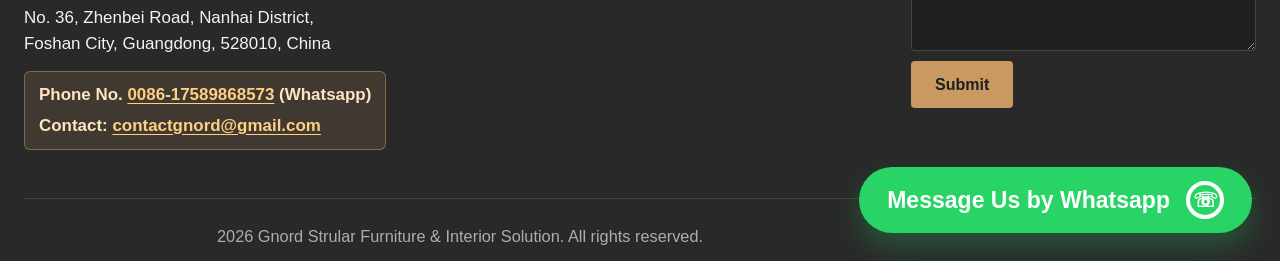
<file: windows-doors/index.html>
<!doctype html>
<html lang="en">
  <head>
    <meta charset="utf-8">
    <meta name="viewport" content="width=device-width, initial-scale=1">
    <title>Windows &amp; Doors Product Specifications | GNORD Windows</title>
    <meta name="description" content="Review GNORD windows and doors product specifications for thermal break aluminium profile systems, glazing, frame details, residential projects, commercial buildings, hotels, and villas.">
    <link rel="canonical" href="https://gnordwindows.com/windows-doors/">
    <meta property="og:title" content="Windows &amp; Doors Product Specifications | GNORD Windows">
    <meta property="og:description" content="Product specifications for GNORD thermal break aluminium windows and doors for residential and commercial applications.">
    <meta property="og:type" content="website">
    <meta property="og:url" content="https://gnordwindows.com/windows-doors/">
    <meta property="og:image" content="https://gnordwindows.com/assets/images/thermal-barrier-windows-doors-applications.png">
    <link rel="stylesheet" href="/assets/css/styles.css?v=20260618-1">
    <script type="application/ld+json">
      {
        "@context": "https://schema.org",
        "@type": "CollectionPage",
        "name": "Windows & Doors Product Specifications",
        "url": "https://gnordwindows.com/windows-doors/",
        "about": "Thermal break aluminium windows and doors product specifications, glazing details, frame profiles, applications, and installation examples"
      }
    </script>
  </head>
  <body>
    <a class="skip-link" href="#main">Skip to content</a>
    <header class="site-header">
      <nav class="nav" aria-label="Main navigation">
        <a class="brand" href="/"><img src="/assets/images/gnord-strular-furniture-interior-logo-yellow-text.png" alt="Gnord Strular Furniture and Interior Solution logo" width="451" height="150"></a>
        <button class="nav-toggle" type="button" aria-expanded="false" aria-controls="nav-links">Menu</button>
        <div class="nav-links" id="nav-links">
          <a href="/">Home</a>
          <a href="/windows-doors/" aria-current="page">Windows &amp; Doors</a>
          <a href="/contact/">Contact Us</a>
        </div>
      </nav>
    </header>

    <main id="main">
      <section class="page-hero">
        <div>
          <h1>Windows &amp; Doors Product Specifications</h1>
          <p>Review GNORD thermal break aluminium window and door specifications, including profile details, glazing options, application examples, and frame installation references.</p>
          <a class="button primary" href="/contact/">Discuss Your Project</a>
        </div>
        <figure>
          <img src="/assets/images/thermal-barrier-windows-doors-applications.png" alt="Thermal barrier aluminium windows and doors for residential and commercial applications" width="1024" height="819">
        </figure>
      </section>

      <section class="section muted">
        <div class="section-heading applications-heading">
          <h2>Window and Door Applications</h2>
          <p>GNORD products are suitable for residential architecture, mixed-use developments, hospitality projects, offices, high-street commercial facades, and glass-covered institutional or public buildings such as modern schools and universities.</p>
        </div>
        <div class="product-grid">
          <article>
            <img src="/assets/images/traditional-villa-thermal-break-windows.png" alt="Mixed-use building with aluminium windows and doors" width="1024" height="819">
            <h3>Mixed-Use Buildings</h3>
            <p>Window and door systems for buildings that combine retail, office, and residential use.</p>
          </article>
          <article>
            <img src="/assets/images/mixed-use-building-aluminium-windows-doors.png" alt="Traditional and contemporary villa with thermal break aluminium windows and doors" width="1024" height="819">
            <h3>Traditional &amp; Contemporary Villas</h3>
            <p>Aluminium profile glass windows and doors for classic villa elevations, modern villas, and private residences.</p>
          </article>
          <article>
            <img src="/assets/images/contemporary-villa-window-door-systems.png" alt="Residential complex with thermal break aluminium windows" width="1024" height="819">
            <h3>Residential Complexes</h3>
            <p>Energy-conscious windows and doors for apartments and multi-family buildings.</p>
          </article>
          <article>
            <img src="/assets/images/residential-complex-thermal-break-windows.png" alt="Office and hotel aluminium window and door systems" width="1024" height="819">
            <h3>Office Buildings and Hotels</h3>
            <p>Thermal and acoustic performance for workspaces, guest rooms, lobbies, and shared areas.</p>
          </article>
          <article>
            <img src="/assets/images/office-hotel-aluminium-window-door-systems.png" alt="High-street commercial aluminium window and door systems" width="1024" height="819">
            <h3>High-Street Commercial Projects</h3>
            <p>Durable aluminium windows and doors for shops, showrooms, and street-facing facades.</p>
          </article>
          <article>
            <img src="/assets/images/institutional-public-building-glass-windows-doors.jpg" alt="Modern school or university building with glass-covered aluminium window and door systems" width="1536" height="1024">
            <h3>Institutional and Public Buildings</h3>
            <p>Glass-covered aluminium window and door systems for schools, universities, libraries, and civic facilities that need daylight, durability, and energy performance.</p>
          </article>
        </div>
        <figure class="range-configuration-image">
          <img src="/assets/images/high-street-commercial-window-door-systems.png" alt="Range configuration for thermal break aluminium windows and doors including fixed window turn and tilt window French door awning window balcony door casement window and inward or outward opening windows and doors" width="1280" height="719">
        </figure>
      </section>

      <section class="section">
        <div class="section-heading">
          <h2>Product Detail Images with Search-Readable Descriptions</h2>
          <p>The original product-detail images remain in use, and their important product meaning is repeated as real HTML text so search engines and AI systems can recognize it.</p>
        </div>
        <div class="detail-grid">
          <figure><img src="/assets/images/casement-window-detail-thermal-break-profile.png" alt="Casement window detail with thermal break aluminium profile" width="790" height="1024"><figcaption>Casement window detail with thermal break aluminium profile.</figcaption></figure>
          <figure><img src="/assets/images/sliding-window-detail-thermal-break-profile.png" alt="Sliding window detail with thermal break aluminium profile" width="790" height="1024"><figcaption>Sliding window detail with insulated aluminium frame profile.</figcaption></figure>
          <figure><img src="/assets/images/tilt-turn-window-detail-thermal-break-profile.png" alt="Tilt and turn window detail with thermal break aluminium profile" width="790" height="1024"><figcaption>Tilt and turn window detail for flexible ventilation and insulation.</figcaption></figure>
          <figure><img src="/assets/images/awning-window-detail-thermal-break-profile.png" alt="Awning window detail with thermal break aluminium profile" width="790" height="1024"><figcaption>Awning window detail for weather-aware ventilation.</figcaption></figure>
          <figure><img src="/assets/images/fixed-picture-window-detail-thermal-break-profile.png" alt="Fixed picture window detail with thermal break aluminium profile" width="790" height="1024"><figcaption>Fixed picture window detail for large glass areas and thermal performance.</figcaption></figure>
          <figure><img src="/assets/images/aluminium-door-detail-thermal-break-profile.png" alt="Aluminium door detail with thermal break profile" width="790" height="1024"><figcaption>Aluminium door detail using thermal break profile construction.</figcaption></figure>
        </div>
      </section>

      <section class="section muted">
        <div class="section-heading">
          <h2>Installation and Frame Detail Examples</h2>
          <p>These existing GNORD images are retained with descriptive filenames, alt text, and captions to support image search and GEO recognition.</p>
        </div>
        <div class="gallery-grid">
          <figure><img src="/assets/images/villa-window-installation-example.png" alt="Villa window installation example with aluminium frames" width="1024" height="819"><figcaption>Villa window installation example</figcaption></figure>
          <figure><img src="/assets/images/residential-window-installation-example.png" alt="Residential window installation example with aluminium glazing" width="1024" height="819"><figcaption>Residential window installation example</figcaption></figure>
          <figure><img src="/assets/images/commercial-window-installation-example.png" alt="Commercial window installation example with aluminium glass facade" width="1024" height="819"><figcaption>Commercial window installation example</figcaption></figure>
          <figure><img src="/assets/images/balcony-door-window-installation-example.png" alt="Balcony door and window installation example" width="1024" height="819"><figcaption>Balcony door and window installation example</figcaption></figure>
          <figure><img src="/assets/images/large-glass-window-installation-example.png" alt="Large glass aluminium window installation example" width="1024" height="819"><figcaption>Large glass window installation example</figcaption></figure>
          <figure><img src="/assets/images/modern-building-window-installation-example.png" alt="Modern building aluminium window installation example" width="1024" height="819"><figcaption>Modern building window installation example</figcaption></figure>
          <figure><img src="/assets/images/aluminium-window-frame-detail-example.png" alt="Aluminium window frame detail example" width="1024" height="819"><figcaption>Aluminium window frame detail</figcaption></figure>
          <figure><img src="/assets/images/thermal-break-window-hardware-detail-example.png" alt="Thermal break window hardware detail example" width="1024" height="819"><figcaption>Thermal break window hardware detail</figcaption></figure>
        </div>
      </section>
    </main>

    <footer class="site-footer">
      <div class="footer-grid">
        <div class="footer-contact">
          <h2>Gnord Strular Furniture &amp; Interior Solution</h2>
          <address>
            <strong>Office Address:</strong>
            No. 1055, 4th Floor, Building A,<br>
            International Business Technology Incubator,<br>
            Haikou, Hainan 570000, China<br>
            <strong>Factory Address:</strong>
            No. 36, Zhenbei Road, Nanhai District,<br>
            Foshan City, Guangdong, 528010, China<br>
            <span class="footer-contact-highlight">
              <span>Phone No. <a href="tel:+8617589868573">0086-17589868573</a> (Whatsapp)</span>
              <span>Contact: <a href="mailto:contactgnord@gmail.com">contactgnord@gmail.com</a></span>
            </span>
          </address>
        </div>
        <div class="footer-links">
          <h2>Follow Us</h2>
          <div class="social-links" aria-label="Social links">
            <a href="#" aria-label="Facebook">f</a>
            <a href="#" aria-label="Instagram">◎</a>
            <a href="#" aria-label="YouTube">▶</a>
            <a href="#" aria-label="TikTok">♪</a>
          </div>
          <a class="footer-link" href="/faq/">FAQ</a>
          <a class="footer-link" href="#">Partner Login</a>
        </div>
        <form class="footer-form" action="mailto:contactgnord@gmail.com" method="post" enctype="text/plain">
          <h2>Submit Your Project</h2>
          <input name="name" aria-label="Name" placeholder="Name" required>
          <input name="email" aria-label="Email" type="email" placeholder="Email" required>
          <textarea name="message" aria-label="Message" rows="3" placeholder="Tell us about your window and door project" required></textarea>
          <button type="submit">Submit</button>
        </form>
      </div>
      <a class="whatsapp-cta" href="whatsapp://send?phone=8617589868573">Message Us by Whatsapp <span>☏</span></a>
      <p class="copyright">2026 Gnord Strular Furniture &amp; Interior Solution. All rights reserved.</p>
    </footer>
    <script src="/assets/js/main.js"></script>
  </body>
</html>
</file>
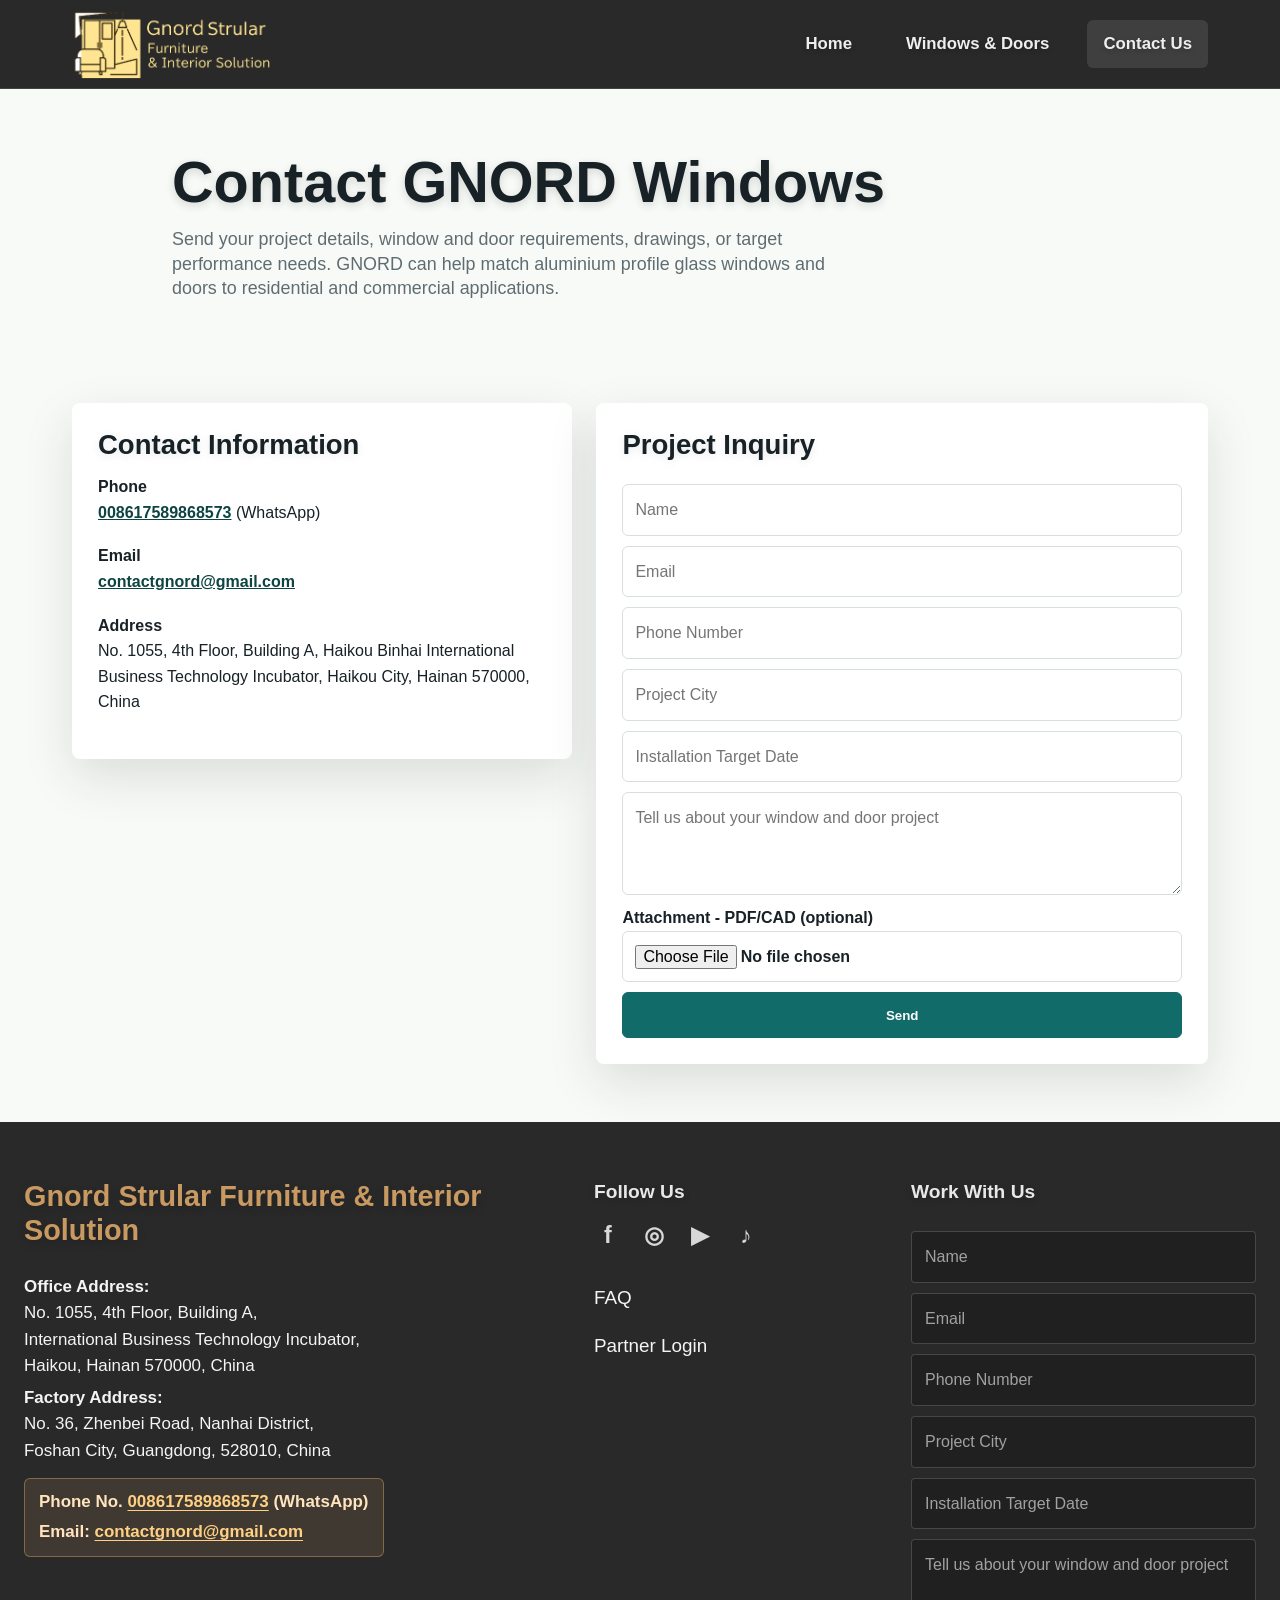
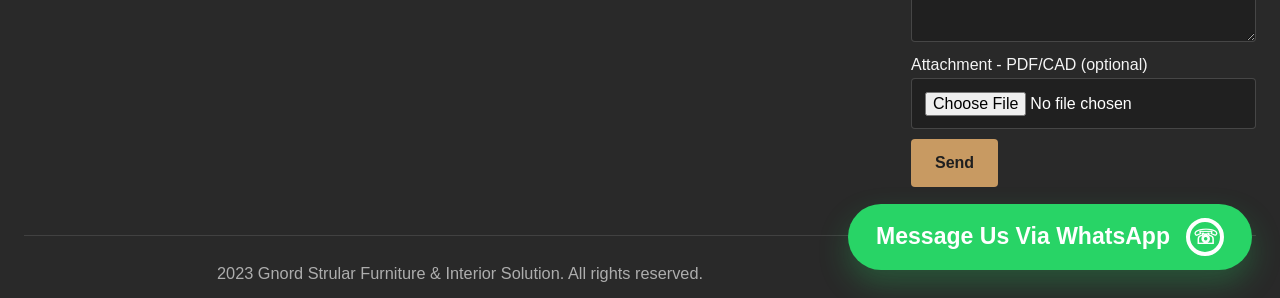
<file: _GNORD_UPLOAD_READY_CURRENT/contact/index.html>
<!doctype html>
<html lang="en">
  <head>
    <meta charset="utf-8">
    <meta name="viewport" content="width=device-width, initial-scale=1">
    <title>Contact GNORD Windows | Aluminium Windows and Doors Supplier</title>
    <meta name="description" content="Contact GNORD Windows for thermal break aluminium windows and doors. Call 008617589868573 or email contactgnord@gmail.com.">
    <link rel="canonical" href="https://gnordwindows.com/contact/">
    <link rel="stylesheet" href="/assets/css/styles.css?v=20260622-8">
  </head>
  <body class="contact-page">
    <a class="skip-link" href="#main">Skip to content</a>
    <header class="site-header">
      <nav class="nav" aria-label="Main navigation">
        <a class="brand" href="/"><img src="/assets/images/gnord-strular-furniture-interior-logo-yellow-text.png" alt="Gnord Strular Furniture and Interior Solution logo" width="451" height="150"></a>
        <button class="nav-toggle" type="button" aria-expanded="false" aria-controls="nav-links">Menu</button>
        <div class="nav-links" id="nav-links">
          <a href="/">Home</a>
          <a href="/windows-doors/">Windows &amp; Doors</a>
          <a href="/contact/" aria-current="page">Contact Us</a>
        </div>
      </nav>
    </header>

    <main id="main">
      <section class="contact-hero">
        <h1>Contact GNORD Windows</h1>
        <p>Send your project details, window and door requirements, drawings, or target performance needs. GNORD can help match aluminium profile glass windows and doors to residential and commercial applications.</p>
      </section>

      <section class="section contact-layout">
        <div class="contact-panel">
          <h2>Contact Information</h2>
          <div class="contact-list">
            <p><strong>Phone</strong><a href="https://wa.me/8617589868573?text=Hello%20GNORD%20Windows%2C%20I%20would%20like%20to%20discuss%20a%20window%20and%20door%20project." target="_blank" rel="noopener">008617589868573</a> (WhatsApp)</p>
            <p><strong>Email</strong><a href="mailto:contactgnord@gmail.com">contactgnord@gmail.com</a></p>
            <p><strong>Address</strong>No. 1055, 4th Floor, Building A, Haikou Binhai International Business Technology Incubator, Haikou City, Hainan 570000, China</p>
          </div>
        </div>
        <form class="contact-form" action="mailto:contactgnord@gmail.com" method="post" enctype="text/plain">
          <h2>Project Inquiry</h2>
          <input name="name" aria-label="Name" autocomplete="name" placeholder="Name" required>
          <input name="email" aria-label="Email" type="email" autocomplete="email" placeholder="Email" required>
          <input name="phone" aria-label="Phone Number" type="tel" autocomplete="tel" placeholder="Phone Number" required>
          <input name="project_city" aria-label="Project City" placeholder="Project City" required>
          <input name="installation_target_date" aria-label="Installation Target Date" placeholder="Installation Target Date" required>
          <textarea name="message" aria-label="Message" rows="3" placeholder="Tell us about your window and door project" required></textarea>
          <label class="file-upload-field">
            <span>Attachment - PDF/CAD (optional)</span>
            <input name="attachment" aria-label="Attachment - PDF/CAD optional" type="file" accept=".pdf,.dwg,.dxf">
          </label>
          <button class="button primary" type="submit">Send</button>
        </form>
      </section>
    </main>

    <footer class="site-footer">
      <div class="footer-grid">
        <div class="footer-contact">
          <h2>Gnord Strular Furniture &amp; Interior Solution</h2>
          <address>
            <strong>Office Address:</strong>
            No. 1055, 4th Floor, Building A,<br>
            International Business Technology Incubator,<br>
            Haikou, Hainan 570000, China<br>
            <strong>Factory Address:</strong>
            No. 36, Zhenbei Road, Nanhai District,<br>
            Foshan City, Guangdong, 528010, China<br>
            <span class="footer-contact-highlight">
              <span>Phone No. <a href="https://wa.me/8617589868573?text=Hello%20GNORD%20Windows%2C%20I%20would%20like%20to%20discuss%20a%20window%20and%20door%20project." target="_blank" rel="noopener">008617589868573</a> (WhatsApp)</span>
              <span>Email: <a href="mailto:contactgnord@gmail.com">contactgnord@gmail.com</a></span>
            </span>
          </address>
        </div>
        <div class="footer-links">
          <h2>Follow Us</h2>
          <div class="social-links" aria-label="Social links">
            <a href="#" aria-label="Facebook">f</a>
            <a href="#" aria-label="Instagram">◎</a>
            <a href="#" aria-label="YouTube">▶</a>
            <a href="#" aria-label="TikTok">♪</a>
          </div>
          <a class="footer-link" href="/faq/">FAQ</a>
          <a class="footer-link" href="#">Partner Login</a>
        </div>
        <form class="footer-form" action="mailto:contactgnord@gmail.com" method="post" enctype="text/plain">
          <h2>Work With Us</h2>
          <input name="name" aria-label="Name" placeholder="Name" required>
          <input name="email" aria-label="Email" type="email" placeholder="Email" required>
          <input name="phone" aria-label="Phone Number" type="tel" placeholder="Phone Number" required>
          <input name="project_city" aria-label="Project City" placeholder="Project City" required>
          <input name="installation_target_date" aria-label="Installation Target Date" placeholder="Installation Target Date" required>
          <textarea name="message" aria-label="Message" rows="3" placeholder="Tell us about your window and door project" required></textarea>
          <label class="file-upload-field">
            <span>Attachment - PDF/CAD (optional)</span>
            <input name="attachment" aria-label="Attachment - PDF/CAD optional" type="file" accept=".pdf,.dwg,.dxf">
          </label>
          <button type="submit">Send</button>
        </form>
      </div>
      <a class="whatsapp-cta" href="https://wa.me/8617589868573?text=Hello%20GNORD%20Windows%2C%20I%20would%20like%20to%20discuss%20a%20window%20and%20door%20project." target="_blank" rel="noopener">Message Us Via WhatsApp <span>☏</span></a>
      <p class="copyright">2023 Gnord Strular Furniture &amp; Interior Solution. All rights reserved.</p>
    </footer>
    <script src="/assets/js/main.js"></script>
  </body>
</html>
</file>
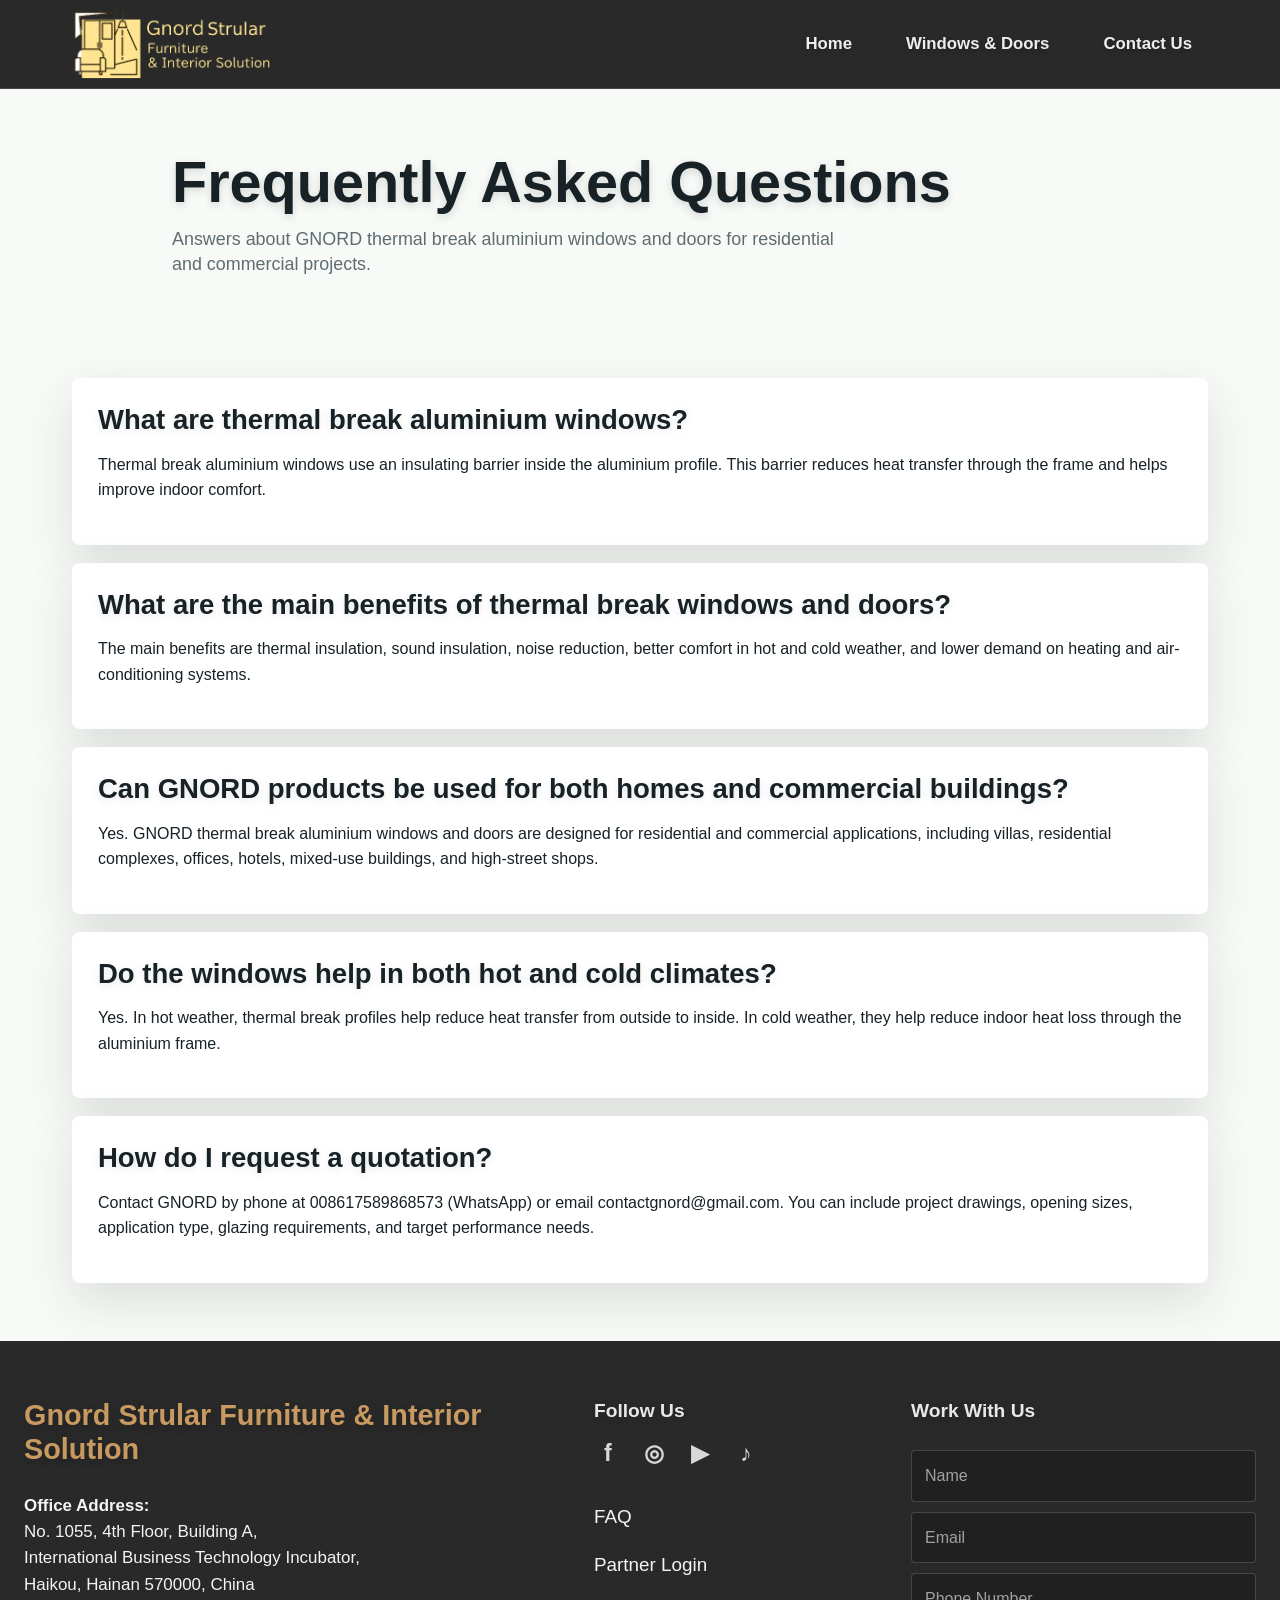
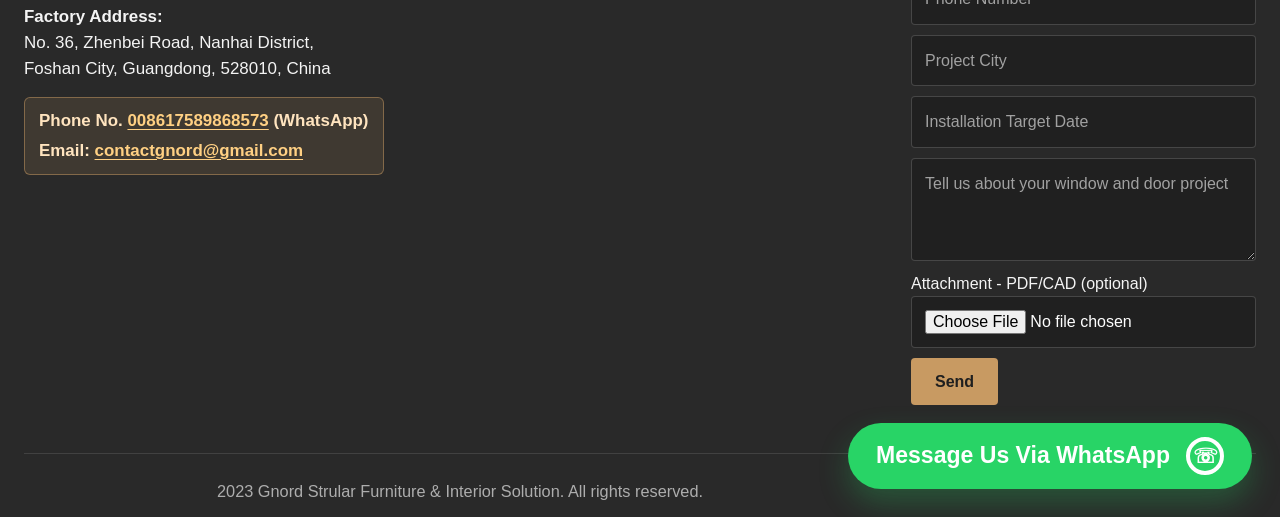
<file: _GNORD_UPLOAD_READY_CURRENT/faq/index.html>
<!doctype html>
<html lang="en">
  <head>
    <meta charset="utf-8">
    <meta name="viewport" content="width=device-width, initial-scale=1">
    <title>FAQ | GNORD Thermal Break Aluminium Windows and Doors</title>
    <meta name="description" content="Frequently asked questions about GNORD thermal break aluminium windows and doors, including insulation, applications, energy saving, and project inquiries.">
    <link rel="canonical" href="https://gnordwindows.com/faq/">
    <link rel="stylesheet" href="/assets/css/styles.css?v=20260622-8">
    <script type="application/ld+json">
      {
        "@context": "https://schema.org",
        "@type": "FAQPage",
        "mainEntity": [
          {"@type": "Question", "name": "What are thermal break aluminium windows?", "acceptedAnswer": {"@type": "Answer", "text": "Thermal break aluminium windows use an insulating barrier inside the aluminium profile to reduce heat transfer through the frame."}},
          {"@type": "Question", "name": "Where can GNORD windows and doors be used?", "acceptedAnswer": {"@type": "Answer", "text": "GNORD windows and doors can be used in villas, residential complexes, mixed-use buildings, offices, hotels, and high-street commercial projects."}},
          {"@type": "Question", "name": "Do thermal break windows help with noise reduction?", "acceptedAnswer": {"@type": "Answer", "text": "Yes. When combined with suitable glazing, thermal break aluminium window systems can support sound insulation and quieter indoor spaces."}}
        ]
      }
    </script>
  </head>
  <body>
    <a class="skip-link" href="#main">Skip to content</a>
    <header class="site-header">
      <nav class="nav" aria-label="Main navigation">
        <a class="brand" href="/"><img src="/assets/images/gnord-strular-furniture-interior-logo-yellow-text.png" alt="Gnord Strular Furniture and Interior Solution logo" width="451" height="150"></a>
        <button class="nav-toggle" type="button" aria-expanded="false" aria-controls="nav-links">Menu</button>
        <div class="nav-links" id="nav-links">
          <a href="/">Home</a>
          <a href="/windows-doors/">Windows &amp; Doors</a>
          <a href="/contact/">Contact Us</a>
        </div>
      </nav>
    </header>

    <main id="main">
      <section class="contact-hero">
        <h1>Frequently Asked Questions</h1>
        <p>Answers about GNORD thermal break aluminium windows and doors for residential and commercial projects.</p>
      </section>
      <section class="section faq-list">
        <article>
          <h2>What are thermal break aluminium windows?</h2>
          <p>Thermal break aluminium windows use an insulating barrier inside the aluminium profile. This barrier reduces heat transfer through the frame and helps improve indoor comfort.</p>
        </article>
        <article>
          <h2>What are the main benefits of thermal break windows and doors?</h2>
          <p>The main benefits are thermal insulation, sound insulation, noise reduction, better comfort in hot and cold weather, and lower demand on heating and air-conditioning systems.</p>
        </article>
        <article>
          <h2>Can GNORD products be used for both homes and commercial buildings?</h2>
          <p>Yes. GNORD thermal break aluminium windows and doors are designed for residential and commercial applications, including villas, residential complexes, offices, hotels, mixed-use buildings, and high-street shops.</p>
        </article>
        <article>
          <h2>Do the windows help in both hot and cold climates?</h2>
          <p>Yes. In hot weather, thermal break profiles help reduce heat transfer from outside to inside. In cold weather, they help reduce indoor heat loss through the aluminium frame.</p>
        </article>
        <article>
          <h2>How do I request a quotation?</h2>
          <p>Contact GNORD by phone at 008617589868573 (WhatsApp) or email contactgnord@gmail.com. You can include project drawings, opening sizes, application type, glazing requirements, and target performance needs.</p>
        </article>
      </section>
    </main>

    <footer class="site-footer">
      <div class="footer-grid">
        <div class="footer-contact">
          <h2>Gnord Strular Furniture &amp; Interior Solution</h2>
          <address>
            <strong>Office Address:</strong>
            No. 1055, 4th Floor, Building A,<br>
            International Business Technology Incubator,<br>
            Haikou, Hainan 570000, China<br>
            <strong>Factory Address:</strong>
            No. 36, Zhenbei Road, Nanhai District,<br>
            Foshan City, Guangdong, 528010, China<br>
            <span class="footer-contact-highlight">
              <span>Phone No. <a href="https://wa.me/8617589868573?text=Hello%20GNORD%20Windows%2C%20I%20would%20like%20to%20discuss%20a%20window%20and%20door%20project." target="_blank" rel="noopener">008617589868573</a> (WhatsApp)</span>
              <span>Email: <a href="mailto:contactgnord@gmail.com">contactgnord@gmail.com</a></span>
            </span>
          </address>
        </div>
        <div class="footer-links">
          <h2>Follow Us</h2>
          <div class="social-links" aria-label="Social links">
            <a href="#" aria-label="Facebook">f</a>
            <a href="#" aria-label="Instagram">◎</a>
            <a href="#" aria-label="YouTube">▶</a>
            <a href="#" aria-label="TikTok">♪</a>
          </div>
          <a class="footer-link" href="/faq/">FAQ</a>
          <a class="footer-link" href="#">Partner Login</a>
        </div>
        <form class="footer-form" action="mailto:contactgnord@gmail.com" method="post" enctype="text/plain">
          <h2>Work With Us</h2>
          <input name="name" aria-label="Name" placeholder="Name" required>
          <input name="email" aria-label="Email" type="email" placeholder="Email" required>
          <input name="phone" aria-label="Phone Number" type="tel" placeholder="Phone Number" required>
          <input name="project_city" aria-label="Project City" placeholder="Project City" required>
          <input name="installation_target_date" aria-label="Installation Target Date" placeholder="Installation Target Date" required>
          <textarea name="message" aria-label="Message" rows="3" placeholder="Tell us about your window and door project" required></textarea>
          <label class="file-upload-field">
            <span>Attachment - PDF/CAD (optional)</span>
            <input name="attachment" aria-label="Attachment - PDF/CAD optional" type="file" accept=".pdf,.dwg,.dxf">
          </label>
          <button type="submit">Send</button>
        </form>
      </div>
      <a class="whatsapp-cta" href="https://wa.me/8617589868573?text=Hello%20GNORD%20Windows%2C%20I%20would%20like%20to%20discuss%20a%20window%20and%20door%20project." target="_blank" rel="noopener">Message Us Via WhatsApp <span>☏</span></a>
      <p class="copyright">2023 Gnord Strular Furniture &amp; Interior Solution. All rights reserved.</p>
    </footer>
    <script src="/assets/js/main.js"></script>
  </body>
</html>
</file>
<file: assets/css/styles.css>
:root {
  --ink: #172126;
  --muted: #5f6d72;
  --line: #d8e0df;
  --paper: #f8faf7;
  --soft: #eef4f0;
  --brand: #116b68;
  --brand-dark: #0d4442;
  --accent: #b9862c;
  --white: #ffffff;
  --shadow: 0 18px 50px rgba(20, 36, 38, 0.13);
}

* {
  box-sizing: border-box;
}

body {
  margin: 0;
  font-family: Arial, Helvetica, sans-serif;
  color: var(--ink);
  background: var(--paper);
  line-height: 1.6;
  letter-spacing: 0;
}

img {
  display: block;
  max-width: 100%;
  height: auto;
}

a {
  color: inherit;
}

.skip-link {
  position: absolute;
  left: 16px;
  top: -60px;
  z-index: 20;
  background: var(--brand-dark);
  color: var(--white);
  padding: 10px 14px;
}

.skip-link:focus {
  top: 16px;
}

.site-header {
  position: sticky;
  top: 0;
  z-index: 10;
  background: #292929;
  border-bottom: 1px solid rgba(255, 255, 255, 0.12);
  backdrop-filter: blur(14px);
}

.nav {
  max-width: 1180px;
  margin: 0 auto;
  min-height: 88px;
  padding: 7px 22px;
  display: flex;
  align-items: center;
  justify-content: space-between;
  gap: 20px;
}

.brand img {
  width: 215px;
  max-width: 46vw;
}

.nav-links {
  display: flex;
  gap: 22px;
  align-items: center;
}

.nav-links a {
  text-decoration: none;
  padding: 14px 16px;
  border-radius: 6px;
  font-weight: 700;
  font-size: 1.05rem;
  line-height: 1.2;
  letter-spacing: 0;
  color: #eeeeee;
  text-shadow: 0 2px 5px rgba(0, 0, 0, 0.18);
}

.nav-links a:hover,
.nav-links a[aria-current="page"] {
  background: rgba(255, 255, 255, 0.1);
}

.nav-toggle {
  display: none;
  border: 1px solid rgba(255, 255, 255, 0.26);
  background: transparent;
  color: #ffffff;
  border-radius: 6px;
  padding: 9px 12px;
  font-weight: 700;
}

.banner-slider {
  position: relative;
  width: 100%;
  height: clamp(357px, 35.7vw, 697px);
  overflow: hidden;
  background: #101010;
}

.banner-track,
.banner-slide {
  width: 100%;
  height: 100%;
}

.banner-slide {
  position: absolute;
  inset: 0;
  margin: 0;
  opacity: 0;
  transition: opacity 650ms ease;
}

.banner-slide.is-active {
  opacity: 1;
  z-index: 1;
}

.banner-slide img {
  width: 100%;
  height: 100%;
  object-fit: cover;
}

.banner-arrow {
  position: absolute;
  top: 50%;
  z-index: 3;
  transform: translateY(-50%);
  width: 72px;
  height: 92px;
  border: 0;
  background: rgba(0, 0, 0, 0.46);
  color: #ffffff;
  font-size: 2.6rem;
  line-height: 1;
  cursor: pointer;
}

.banner-arrow-prev {
  left: 0;
}

.banner-arrow-next {
  right: 0;
}

.banner-dots {
  position: absolute;
  left: 50%;
  bottom: 24px;
  z-index: 3;
  display: flex;
  gap: 12px;
  transform: translateX(-50%);
}

.banner-dots button {
  width: 16px;
  height: 16px;
  border: 0;
  border-radius: 50%;
  background: rgba(255, 255, 255, 0.55);
  cursor: pointer;
}

.banner-dots button.is-active {
  background: #ffffff;
}

.hero,
.page-hero {
  max-width: 1180px;
  margin: 0 auto;
  padding: 62px 22px 43px;
  display: grid;
  grid-template-columns: minmax(0, 1fr) minmax(360px, 0.95fr);
  gap: 42px;
  align-items: center;
}

.hero {
  padding-top: 38px;
  padding-bottom: 43px;
  align-items: start;
  background: var(--soft);
  box-shadow: 0 0 0 100vmax var(--soft);
  clip-path: inset(0 -100vmax);
}

.home-title-band {
  width: 100%;
  padding: 38px 32px 10px;
  display: grid;
  place-items: center;
  background: var(--soft);
}

.home-title-band h1 {
  width: fit-content;
  max-width: calc(100% - 96px);
  margin: 0;
  text-align: center;
  white-space: nowrap;
  font-size: clamp(2.1rem, 3.25vw, 3.55rem);
  line-height: 1;
  letter-spacing: 0;
  font-weight: 800;
  text-shadow: 0 3px 9px rgba(23, 33, 38, 0.16);
}

.hero h1,
.page-hero h1,
.contact-hero h1 {
  margin: 0 0 18px;
  font-size: clamp(2.45rem, 4.5vw, 5rem);
  line-height: 0.9;
  letter-spacing: 0;
  font-weight: 800;
  text-shadow: 0 3px 9px rgba(23, 33, 38, 0.16);
}

.hero .hero-secondary-title {
  margin: 0 0 18px;
  color: #1769aa;
  font-size: clamp(1.85rem, 3vw, 3.15rem);
  line-height: 1;
  letter-spacing: 0;
  font-weight: 750;
  text-shadow: 0 2px 7px rgba(23, 33, 38, 0.12);
}

.hero-media figcaption {
  padding: 12px 4px 0;
  color: var(--muted);
  font-size: 1rem;
  line-height: 1.35;
  text-align: center;
}

.hero-media {
  margin: 0;
}

.hero p,
.page-hero p,
.contact-hero p {
  font-size: 1.12rem;
  line-height: 1.38;
  color: var(--muted);
  max-width: 680px;
}

.eyebrow,
.section-label {
  margin: 0 0 10px;
  color: var(--accent);
  text-transform: uppercase;
  font-size: 0.78rem;
  font-weight: 700;
  letter-spacing: 0;
}

.actions {
  display: flex;
  flex-wrap: wrap;
  gap: 12px;
  margin-top: 28px;
}

.button {
  display: inline-flex;
  align-items: center;
  justify-content: center;
  min-height: 46px;
  padding: 11px 18px;
  border-radius: 6px;
  text-decoration: none;
  border: 1px solid var(--brand);
  font-weight: 800;
  cursor: pointer;
}

.button.primary {
  background: var(--brand);
  color: var(--white);
}

.button.secondary {
  background: transparent;
  color: var(--brand-dark);
}

.hero-media img,
.page-hero img,
.image-card,
.product-grid article,
.contact-panel,
.contact-form,
.faq-list article {
  border-radius: 8px;
  box-shadow: var(--shadow);
  background: var(--white);
}

.section {
  max-width: 1180px;
  margin: 0 auto;
  padding: 58px 22px;
}

.muted {
  max-width: none;
  padding-left: max(22px, calc((100vw - 1180px) / 2 + 22px));
  padding-right: max(22px, calc((100vw - 1180px) / 2 + 22px));
  background: var(--soft);
}

.two-column {
  display: grid;
  grid-template-columns: minmax(0, 1fr) minmax(300px, 0.72fr);
  gap: 34px;
  align-items: start;
}

.section h2,
.site-footer h2 {
  margin: 0 0 14px;
  font-size: clamp(1.6rem, 2.15vw, 2.35rem);
  line-height: 1.14;
  letter-spacing: 0;
  font-weight: 750;
  text-shadow: 0 2px 8px rgba(23, 33, 38, 0.1);
}

.section h3 {
  margin: 4px 0 10px;
  font-size: 1.18rem;
  line-height: 1.2;
  letter-spacing: 0;
  font-weight: 700;
  text-shadow: 0 1px 4px rgba(23, 33, 38, 0.06);
}

.check-list {
  margin-top: 10px;
  margin-bottom: 0;
  padding-left: 20px;
}

.thermal-break-note {
  margin-top: 10px;
}

.thermal-break-note h2 {
  margin-bottom: 14px;
}

.thermal-break-note p {
  margin: 0;
}

.thermal-break-note p + p {
  margin-top: 18px;
  padding: 18px 0 0;
  border-top: 3px solid #c8d8d5;
}

.image-card {
  margin: 0;
  overflow: hidden;
}

.benefit-image-card {
  aspect-ratio: 1 / 1.16;
}

.benefit-image-card img {
  width: 100%;
  height: 100%;
  object-fit: cover;
  object-position: center 52%;
  transform: scale(1.04);
}

figcaption {
  padding: 12px 14px 16px;
  color: var(--muted);
  font-size: 0.94rem;
}

.section-heading {
  max-width: 820px;
  margin-bottom: 26px;
}

.applications-heading {
  max-width: none;
}

.energy-section {
  padding-top: 34px;
}

.energy-section .energy-heading {
  max-width: none;
  margin: 0 auto 34px;
  text-align: center;
}

.energy-section .energy-heading h2,
.energy-title {
  display: block;
  max-width: 100%;
  white-space: nowrap !important;
  overflow-wrap: normal !important;
  word-break: normal !important;
  text-wrap: nowrap !important;
  font-size: clamp(1.45rem, 2vw, 2.35rem) !important;
  line-height: 1.08 !important;
  text-align: center !important;
}

.comparison-groups {
  display: grid;
  grid-template-columns: repeat(2, minmax(0, 1fr));
  gap: clamp(28px, 4.4vw, 64px);
}

.comparison-group h3 {
  margin: 0 0 10px;
  color: var(--ink);
  text-align: center;
  font-size: clamp(1.35rem, 1.9vw, 2rem);
  line-height: 1;
  font-weight: 800;
  text-shadow: 0 2px 7px rgba(23, 33, 38, 0.08);
}

.comparison-subtitles,
.comparison-pair {
  display: grid;
  grid-template-columns: repeat(2, minmax(0, 1fr));
  gap: 18px;
}

.comparison-subtitles {
  margin-bottom: 12px;
  align-items: end;
}

.comparison-subtitles span {
  color: var(--muted);
  text-align: center;
  font-size: clamp(0.86rem, 1vw, 1rem);
  line-height: 1.18;
  font-weight: 800;
}

.comparison-grid,
.product-grid,
.feature-grid,
.gallery-grid,
.detail-grid {
  display: grid;
  gap: 18px;
}

.comparison-grid {
  grid-template-columns: repeat(4, minmax(170px, 1fr));
}

.comparison-grid figure,
.comparison-pair figure,
.gallery-grid figure,
.detail-grid figure {
  margin: 0;
  background: var(--white);
  border: 1px solid var(--line);
  border-radius: 8px;
  overflow: hidden;
}

.features-benefits-panel {
  width: min(100%, 980px);
  margin: 42px auto 0;
  padding: 34px 46px 40px;
  border-radius: 8px;
  background: #fbf4ec;
  box-shadow: var(--shadow);
}

.features-benefits-panel h2 {
  margin: 0 0 28px;
  color: #3f8d91;
  text-align: center;
  font-size: clamp(2rem, 3.2vw, 3.4rem);
  line-height: 1;
  font-weight: 800;
  text-shadow: none;
}

.features-benefits-table {
  display: grid;
  gap: 18px;
}

.features-benefits-head,
.features-benefits-row {
  display: grid;
  grid-template-columns: minmax(320px, 0.9fr) minmax(0, 1.1fr);
  gap: 44px;
  align-items: center;
}

.features-benefits-head {
  color: #3f8d91;
  font-size: clamp(1.25rem, 1.9vw, 2rem);
  line-height: 1.05;
  font-weight: 800;
}

.features-benefits-row {
  min-height: 58px;
}

.feature-name {
  display: grid;
  grid-template-columns: 64px minmax(0, 1fr);
  gap: 22px;
  align-items: center;
  color: #12213a;
  font-size: clamp(1rem, 1.35vw, 1.35rem);
  line-height: 1.12;
}

.feature-icon {
  display: inline-grid;
  place-items: center;
  width: 64px;
  height: 64px;
  border: 1px solid #d8ded8;
  background: #ffffff;
  color: #116b68;
}

.feature-icon svg {
  width: 42px;
  height: 42px;
  fill: none;
  stroke: currentColor;
  stroke-width: 3;
  stroke-linecap: round;
  stroke-linejoin: round;
}

.features-benefits-row p {
  margin: 0;
  color: #12213a;
  font-size: clamp(1rem, 1.25vw, 1.25rem);
  line-height: 1.12;
}

.product-grid {
  grid-template-columns: repeat(3, minmax(0, 1fr));
}

.product-grid article {
  overflow: hidden;
  padding-bottom: 18px;
}

.product-grid article img {
  aspect-ratio: 1.25;
  object-fit: cover;
}

.product-grid article h3,
.product-grid article p {
  padding-left: 18px;
  padding-right: 18px;
}

.range-configuration-image {
  width: 100%;
  margin: 34px auto 0;
  overflow: hidden;
  border-radius: 8px;
  box-shadow: var(--shadow);
}

.range-configuration-image img {
  width: 100%;
  height: auto;
}

.feature-grid {
  grid-template-columns: repeat(3, minmax(0, 1fr));
}

.feature-grid article {
  border-top: 4px solid var(--brand);
  padding: 22px;
  background: var(--white);
}

.detail-grid {
  grid-template-columns: repeat(3, minmax(0, 1fr));
}

.gallery-grid {
  grid-template-columns: repeat(4, minmax(0, 1fr));
}

.contact-hero {
  max-width: 980px;
  margin: 0 auto;
  padding: 68px 22px 26px;
}

.contact-layout {
  display: grid;
  grid-template-columns: 0.9fr 1.1fr;
  gap: 24px;
  align-items: start;
}

.contact-panel,
.contact-form,
.faq-list article {
  padding: 26px;
}

.contact-list p {
  margin: 0 0 18px;
}

.contact-list strong {
  display: block;
}

.contact-list a {
  color: var(--brand-dark);
  font-weight: 800;
}

.contact-form {
  display: grid;
  gap: 10px;
}

.contact-form label {
  font-weight: 800;
}

.contact-form input,
.contact-form textarea {
  width: 100%;
  border: 1px solid var(--line);
  border-radius: 6px;
  padding: 12px;
  font: inherit;
}

.faq-list {
  display: grid;
  gap: 18px;
}

.site-footer {
  position: relative;
  background: #292929;
  color: #f4f4f4;
  padding: 58px 24px 0;
}

.footer-grid {
  max-width: 1280px;
  margin: 0 auto;
  display: grid;
  grid-template-columns: minmax(300px, 1.1fr) minmax(190px, 0.55fr) minmax(280px, 0.75fr);
  gap: 64px;
  align-items: start;
  padding-bottom: 48px;
  border-bottom: 1px solid rgba(255, 255, 255, 0.11);
}

.footer-grid a {
  color: #f4f4f4;
  text-decoration: none;
}

.footer-contact h2 {
  margin: 0 0 26px;
  color: #c89a62;
  font-size: clamp(1.65rem, 2.25vw, 2.3rem);
  line-height: 1.18;
  letter-spacing: 0;
  font-weight: 800;
  text-shadow: 0 3px 10px rgba(0, 0, 0, 0.2);
}

.footer-contact address {
  font-style: normal;
  font-size: 1.06rem;
  line-height: 1.55;
}

.footer-contact strong {
  display: block;
  margin-top: 6px;
}

.footer-contact-highlight {
  display: grid;
  gap: 4px;
  width: fit-content;
  margin-top: 14px;
  padding: 10px 14px;
  border: 1px solid rgba(200, 154, 98, 0.5);
  border-radius: 6px;
  background: rgba(200, 154, 98, 0.14);
  color: #ffe4bf;
  font-weight: 800;
}

.footer-contact-highlight a {
  color: #ffd083;
  text-decoration: underline;
  text-underline-offset: 3px;
}

.footer-links h2,
.footer-form h2 {
  margin: 0 0 18px;
  color: #e8e8e8;
  font-size: 1.2rem;
  line-height: 1.2;
  letter-spacing: 0;
  font-weight: 650;
  text-shadow: 0 2px 7px rgba(0, 0, 0, 0.16);
}

.social-links {
  display: flex;
  gap: 18px;
  margin: 0 0 34px;
}

.social-links a {
  display: inline-flex;
  align-items: center;
  justify-content: center;
  width: 28px;
  height: 28px;
  color: #d8d8d8;
  font-size: 1.45rem;
  font-weight: 800;
}

.footer-link {
  display: block;
  margin-top: 18px;
  color: #dddddd;
  font-size: 1.18rem;
}

.footer-form {
  display: grid;
  gap: 10px;
}

.footer-form input,
.footer-form textarea {
  width: 100%;
  border: 1px solid rgba(255, 255, 255, 0.17);
  border-radius: 4px;
  background: #202020;
  color: #ffffff;
  padding: 12px 13px;
  font: inherit;
}

.footer-form input::placeholder,
.footer-form textarea::placeholder {
  color: rgba(255, 255, 255, 0.58);
}

.footer-form button {
  justify-self: start;
  border: 0;
  border-radius: 4px;
  background: #c89a62;
  color: #1f1f1f;
  padding: 11px 24px;
  font: inherit;
  font-weight: 800;
  cursor: pointer;
}

.whatsapp-cta {
  position: absolute;
  right: 28px;
  bottom: 28px;
  display: inline-flex;
  align-items: center;
  gap: 16px;
  min-height: 66px;
  padding: 12px 28px;
  border-radius: 999px;
  background: #28d466;
  color: #ffffff;
  text-decoration: none;
  font-size: clamp(1rem, 1.8vw, 1.45rem);
  font-weight: 800;
  box-shadow: 0 14px 30px rgba(40, 212, 102, 0.26);
}

.whatsapp-cta span {
  display: inline-flex;
  align-items: center;
  justify-content: center;
  width: 38px;
  height: 38px;
  border: 4px solid #ffffff;
  border-radius: 50%;
  font-size: 1.25rem;
  line-height: 1;
}

.copyright {
  max-width: 1280px;
  margin: 0 auto;
  padding: 24px 360px 12px 0;
  text-align: center;
  color: rgba(255, 255, 255, 0.62);
  font-size: 1.02rem;
}

@media (max-width: 920px) {
  .hero,
  .page-hero,
  .two-column,
  .contact-layout,
  .footer-grid {
    grid-template-columns: 1fr;
  }

  .comparison-grid,
  .product-grid,
  .feature-grid,
  .detail-grid,
  .gallery-grid {
    grid-template-columns: repeat(2, minmax(0, 1fr));
  }

  .comparison-groups {
    grid-template-columns: 1fr;
    gap: 34px;
  }

  .site-footer {
    padding: 42px 20px 0;
  }

  .footer-grid {
    gap: 30px;
  }

  .whatsapp-cta {
    position: static;
    margin: 0 auto 22px;
    width: min(100%, 430px);
    justify-content: center;
  }

  .copyright {
    padding: 18px 0 14px;
  }

  .features-benefits-panel {
    padding: 30px 24px 34px;
  }

  .features-benefits-head {
    display: none;
  }

  .features-benefits-row {
    grid-template-columns: 1fr;
    gap: 8px;
    align-items: start;
  }
}

@media (max-width: 680px) {
  .nav {
    align-items: flex-start;
    min-height: 94px;
    padding-top: 15px;
    padding-bottom: 15px;
  }

  .nav-toggle {
    display: inline-flex;
  }

  .nav-links {
    display: none;
    position: absolute;
    left: 16px;
    right: 16px;
    top: 88px;
    padding: 10px;
    background: #292929;
    border: 1px solid rgba(255, 255, 255, 0.18);
    border-radius: 8px;
    box-shadow: var(--shadow);
    flex-direction: column;
    align-items: stretch;
  }

  .nav-links.is-open {
    display: flex;
  }

  .banner-slider {
    height: clamp(238px, 61.2vw, 366px);
  }

  .banner-arrow {
    width: 46px;
    height: 64px;
    font-size: 1.9rem;
  }

  .banner-dots {
    bottom: 14px;
  }

  .banner-dots button {
    width: 11px;
    height: 11px;
  }

  .hero,
  .page-hero,
  .section,
  .contact-hero {
    padding-left: 16px;
    padding-right: 16px;
  }

  .home-title-band {
    padding: 28px 16px 8px;
  }

  .home-title-band h1 {
    width: fit-content;
    max-width: calc(100% - 32px);
    font-size: clamp(2.6rem, 11vw, 4.2rem);
    white-space: normal;
    text-wrap: balance;
  }

  .comparison-grid,
  .product-grid,
  .feature-grid,
  .detail-grid,
  .gallery-grid {
    grid-template-columns: 1fr;
  }

  .comparison-subtitles,
  .comparison-pair {
    grid-template-columns: 1fr;
  }

  .actions {
    flex-direction: column;
  }

  .button {
    width: 100%;
  }

  .brand img {
    width: 190px;
    max-width: 62vw;
  }

  .footer-contact h2 {
    font-size: 1.55rem;
  }

  .footer-contact address {
    font-size: 0.98rem;
  }

  .social-links {
    gap: 14px;
  }

  .whatsapp-cta {
    min-height: 58px;
    padding: 10px 18px;
    font-size: 1rem;
  }
}
</file>
